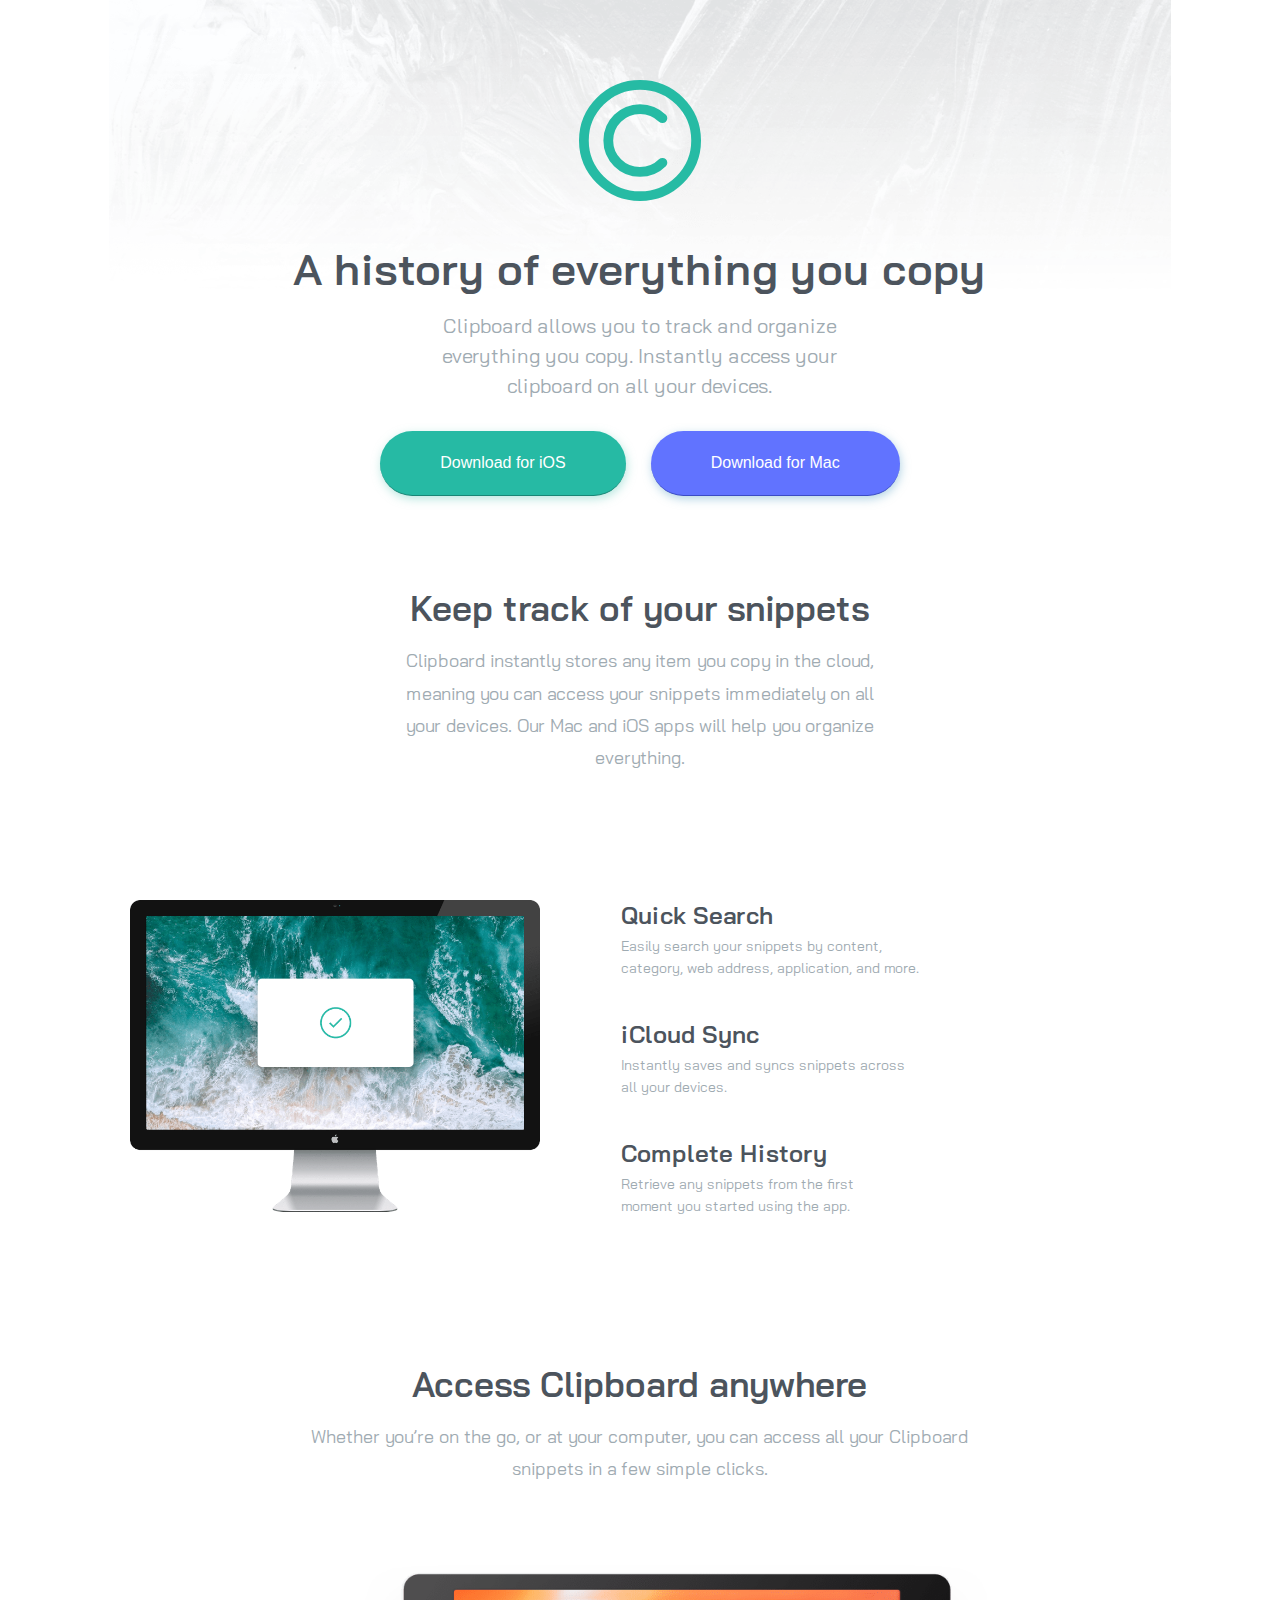
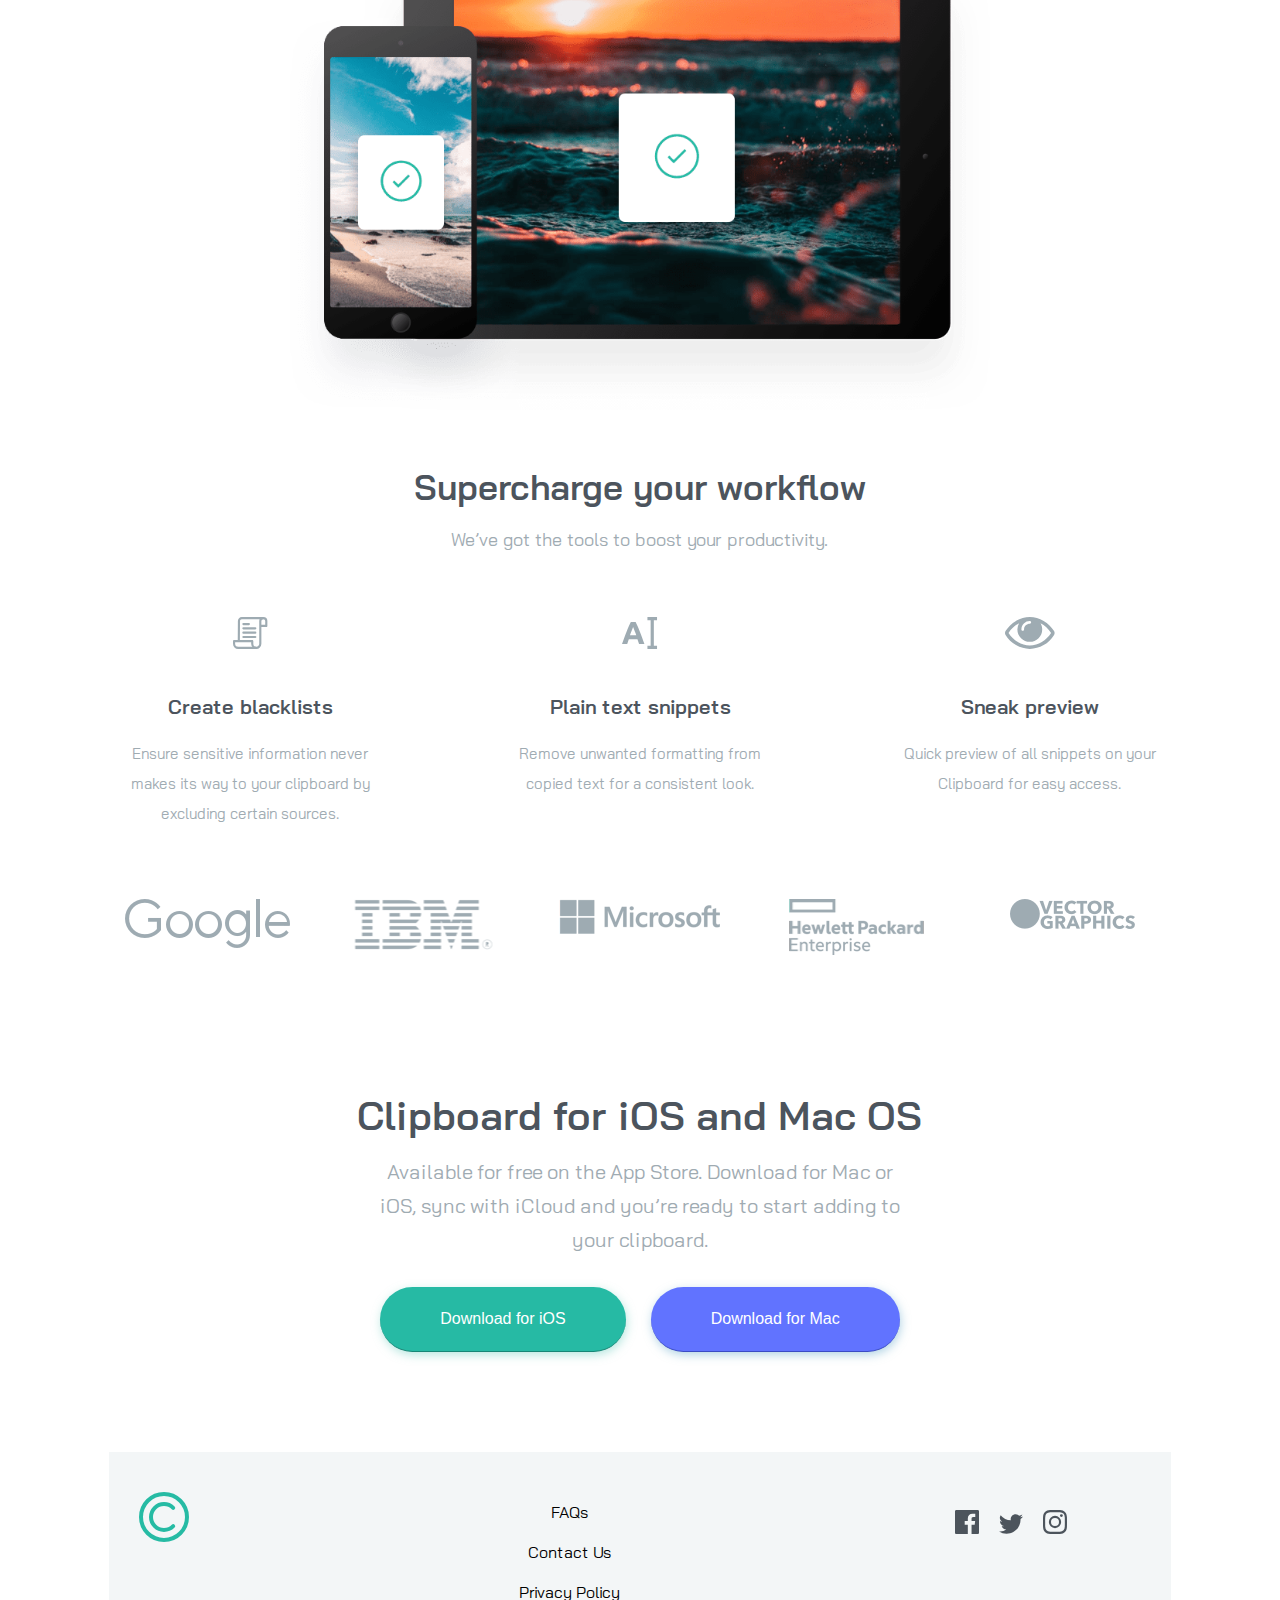
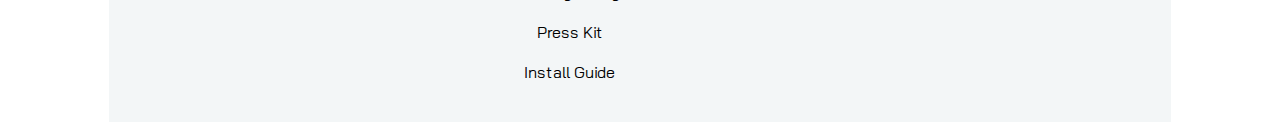
<file: clipboard-landing-page-master/index.html>
<!DOCTYPE html>
<html lang="en">

<head>
    <meta charset="UTF-8">
    <meta name="viewport" content="width=device-width, initial-scale=1.0">
    <link href="https://fonts.googleapis.com/css?family=Bai+Jamjuree:400,600&display=swap" rel="stylesheet">
    <link rel="stylesheet" type="text/css" href="style.css">
    <title>Frontend Mentor | Clipboard landing page</title>
</head>

<body class="body">
    <header class="first-header">
        <div class="title-text">
            <img class="logo" src="./images/logo.svg" alt="logo" />
            <h1>
                A history of everything you copy
            </h1>
        </div>
        <p class="first-p">Clipboard allows you to track and organize everything you copy. Instantly access your
            clipboard on all your devices.
        </p>

        <div class="buttons">
            <button class="top-green" type="button"><a class="green" href="#">Download for iOS</a></button>
            <button class="top-blue" type="button"><a class="blue" href="#">Download for Mac</a></button>
        </div>

    </header>


    <header class="second-header">
        <h1>
            Keep track of your snippets
        </h1>
        <p>
            Clipboard instantly stores any item you copy in the cloud, meaning you can access your snippets immediately
            on all your devices. Our Mac and iOS apps will help you organize everything.
        </p>
    </header>

    <div class="section-1">
        <div class="monitor">
            <img src="./images/image-computer.png" alt="computer">
        </div>
        <div class="text">
            <h1>
                Quick Search
            </h1>
            <p>
                Easily search your snippets by content,<br> category, web address, application, and more.
            </p>
            <h1>
                iCloud Sync
            </h1>
            <p>
                Instantly saves and syncs snippets across<br> all your devices.
            </p>
            <h1>
                Complete History
            </h1>
            <p>
                Retrieve any snippets from the first<br> moment you started using the app.
            </p>
        </div>
    </div>

    <div class="section2">
        <div>
            <h1>
                Access Clipboard anywhere
            </h1>
            <p>
                Whether you’re on the go, or at your computer, you can access all your Clipboard<br> snippets in a few
                simple clicks.
            </p>
        </div>

        <img src="./images/image-devices.png" <div class="text2">

        <div>
            <h1>
                Supercharge your workflow
            </h1>
            <p>
                We’ve got the tools to boost your productivity.
            </p>
        </div>
    </div>

    <div class="workflow">
        <div class="blacklists">
            <img class="workflow-logo" src="./images/icon-blacklist.svg" height="32px" />
            <div class="blacklist-title">Create blacklists</div>
            <div class="blacklist-about">Ensure sensitive information never makes its way to your clipboard by excluding
                certain sources.</div>
        </div>
        <div class="snippets">
            <img class="workflow-logo" src="./images/icon-text.svg" />
            <div class="snippets-title">Plain text snippets</div>
            <div class="snippets-about">Remove unwanted formatting from copied text for a consistent look.</div>
        </div>
        <div class="preview">
            <img class="workflow-logo" src="./images/icon-preview.svg" />
            <div class="preview-title">Sneak preview</div>
            <div class="preview-about">Quick preview of all snippets on your Clipboard for easy access.</div>
        </div>
    </div>

    <div class="bottom-logo">
        <div><img src="./images/logo-google.png" alt=""></div>
        <div><img src="./images/logo-ibm.png" alt=""></div>
        <div><img src="./images/logo-microsoft.png" alt=""></div>
        <div><img src="./images/logo-hp.png" alt=""></div>
        <div><img src="./images/logo-vector-graphics.png" alt=""></div>
    </div>

    <div class="bottom-section">
        <h1>Clipboard for iOS and Mac OS</h1>
        <p>Available for free on the App Store. Download for Mac or iOS, sync with iCloud and you’re ready to start
            adding to your clipboard.</p>
    </div>

    <div class="buttons-bottom">
        <button class="top-green" type="button"><a class="green" href="#">Download for iOS</a></button>
        <button class="top-blue" type="button"><a class="blue" href="#">Download for Mac</a></button>
    </div>




    <footer>
        <img class="logo-bottom" src="./images/logo.svg" alt="logo" />
        <div class="menu-footer">
            <div>FAQs</div>
            <div>Contact Us</div>
            <div>Privacy Policy</div>
            <div>Press Kit</div>
            <div>Install Guide</div>
        </div>

        <ul>
            <li><img src="./images/icon-facebook.svg" </li>
            <li><img src="./images/icon-twitter.svg" </li>
            <li><img src="./images/icon-instagram.svg" </li>
        </ul>

    </footer>

</html>
</file>
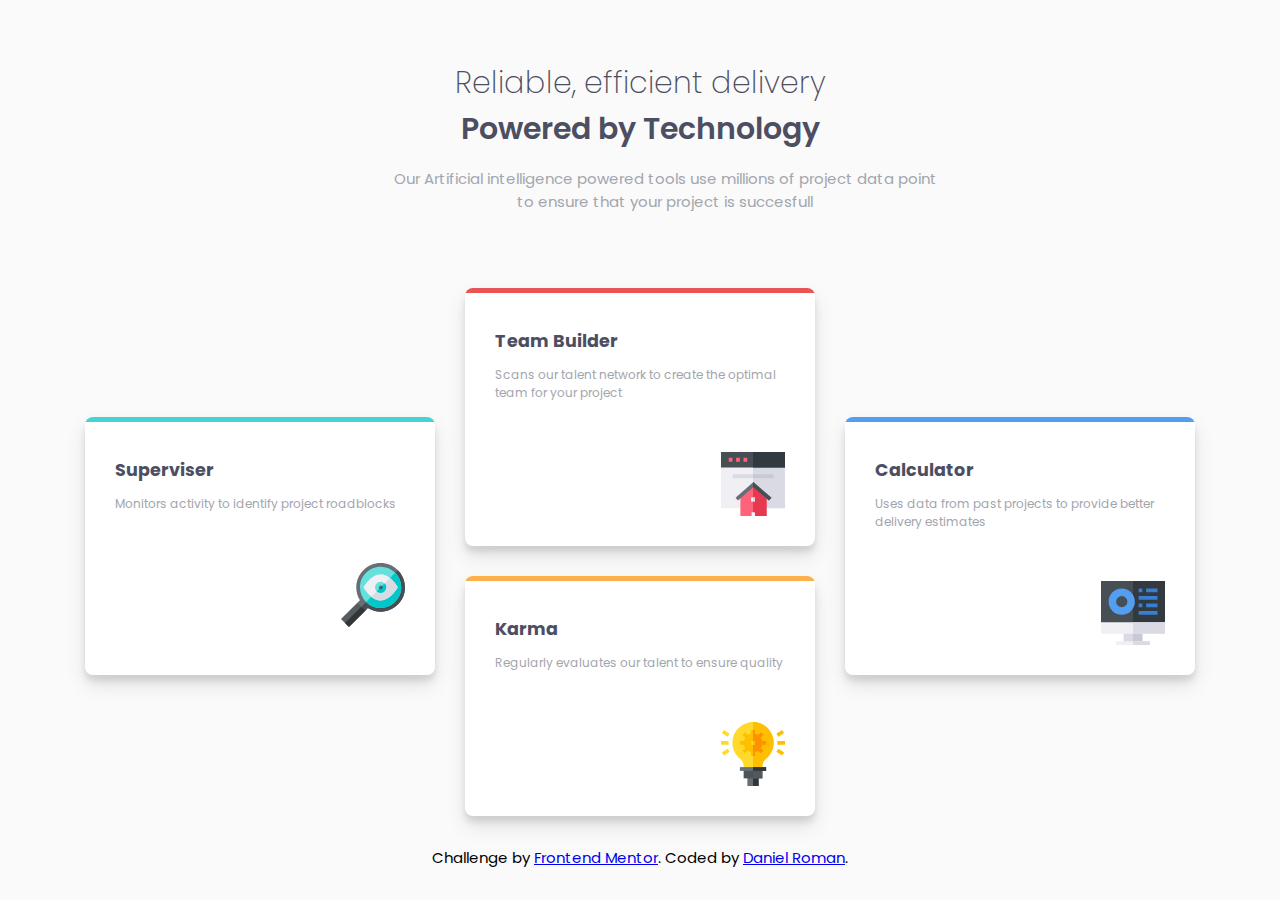
<file: four-card-feature-section-master/index.html>
<!DOCTYPE html>
<html lang="en">

<head>
    <meta charset="UTF-8">
    <meta name="viewport" content="width=device-width, initial-scale=1.0">
    <link rel="icon" type="image/png" sizes="32x32" href="./images/favicon-32x32.png">
    <link href="https://fonts.googleapis.com/css?family=Poppins:200,400,600&display=swap" rel="stylesheet">
    <link rel="stylesheet" type="text/css" href="style.css">

    <title>Four Cards</title>

</head>

<body class="body">

    <header>
        <h1>
            Reliable, efficient delivery
            <span>Powered by Technology</span>
        </h1>
        <p>
            Our Artificial intelligence powered tools use millions of project data point to ensure that your project is succesfull
        </p>
    </header>

    <div class="container">
        <div class="box box-cyan box-push">
            <h3>Superviser</h3>
            <p>Monitors activity to identify project roadblocks</p>
            <img src="./images/icon-supervisor.svg" alt="">
        </div>
        <div class="box box-red">
            <h3>Team Builder</h3>
            <p>Scans our talent network to create the optimal team for your project </p>
            <img src="./images/icon-team-builder.svg" alt="">
        </div>
        <div class="box box-blue box-push">
            <h3>Calculator</h3>
            <p>Uses data from past projects to provide better delivery estimates</p>
            <img src="./images/icon-calculator.svg" alt="">
        </div>
        <div class="box box-orange">
            <h3>Karma</h3>
            <p>Regularly evaluates our talent to ensure quality </p>
            <img src="./images/icon-karma.svg" alt="">
        </div>
    </div>






    <footer>
        <p class="attribution ">
            Challenge by <a href="https://www.frontendmentor.io?ref=challenge " target="_blank ">Frontend
                Mentor</a>. Coded by
            <a href="# ">Daniel Roman</a>.
        </p>
    </footer>
</body>

</html>
</file>
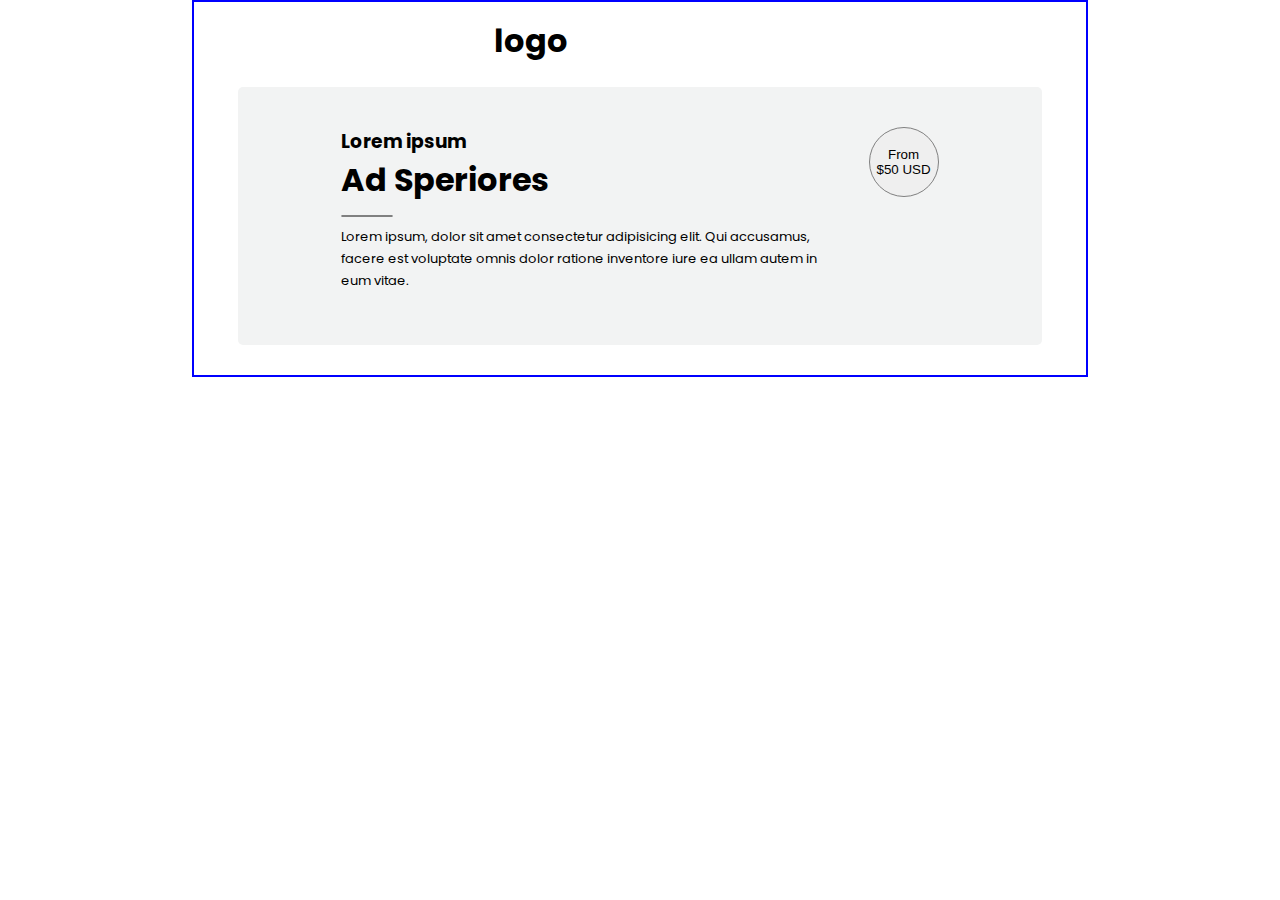
<file: Landing Page CTA/index.html>
<!DOCTYPE html>
<html lang="en">

<head>
    <meta charset="UTF-8">
    <meta name="viewport" content="width=device-width, initial-scale=1.0">
    <link rel="stylesheet" href="style.css">
    <link href="https://fonts.googleapis.com/css?family=Poppins&display=swap" rel="stylesheet">
    <title>CTA-landing Page</title>
</head>

<body>
    <div class="logo">
        <h1>logo</h1>
    </div>
    <div class="header-left">
        <div class="title">
            <h3>Lorem ipsum</h3>
            <h1>Ad Speriores</h1>
            <hr>
            <p>Lorem ipsum, dolor sit amet consectetur adipisicing elit. Qui accusamus, facere est voluptate omnis dolor ratione inventore iure ea ullam autem in eum vitae. </p>
        </div>
        <div class="btn">
            <button class="price">From $50 USD</button>
        </div>
    </div>
</body>

</html>
</file>
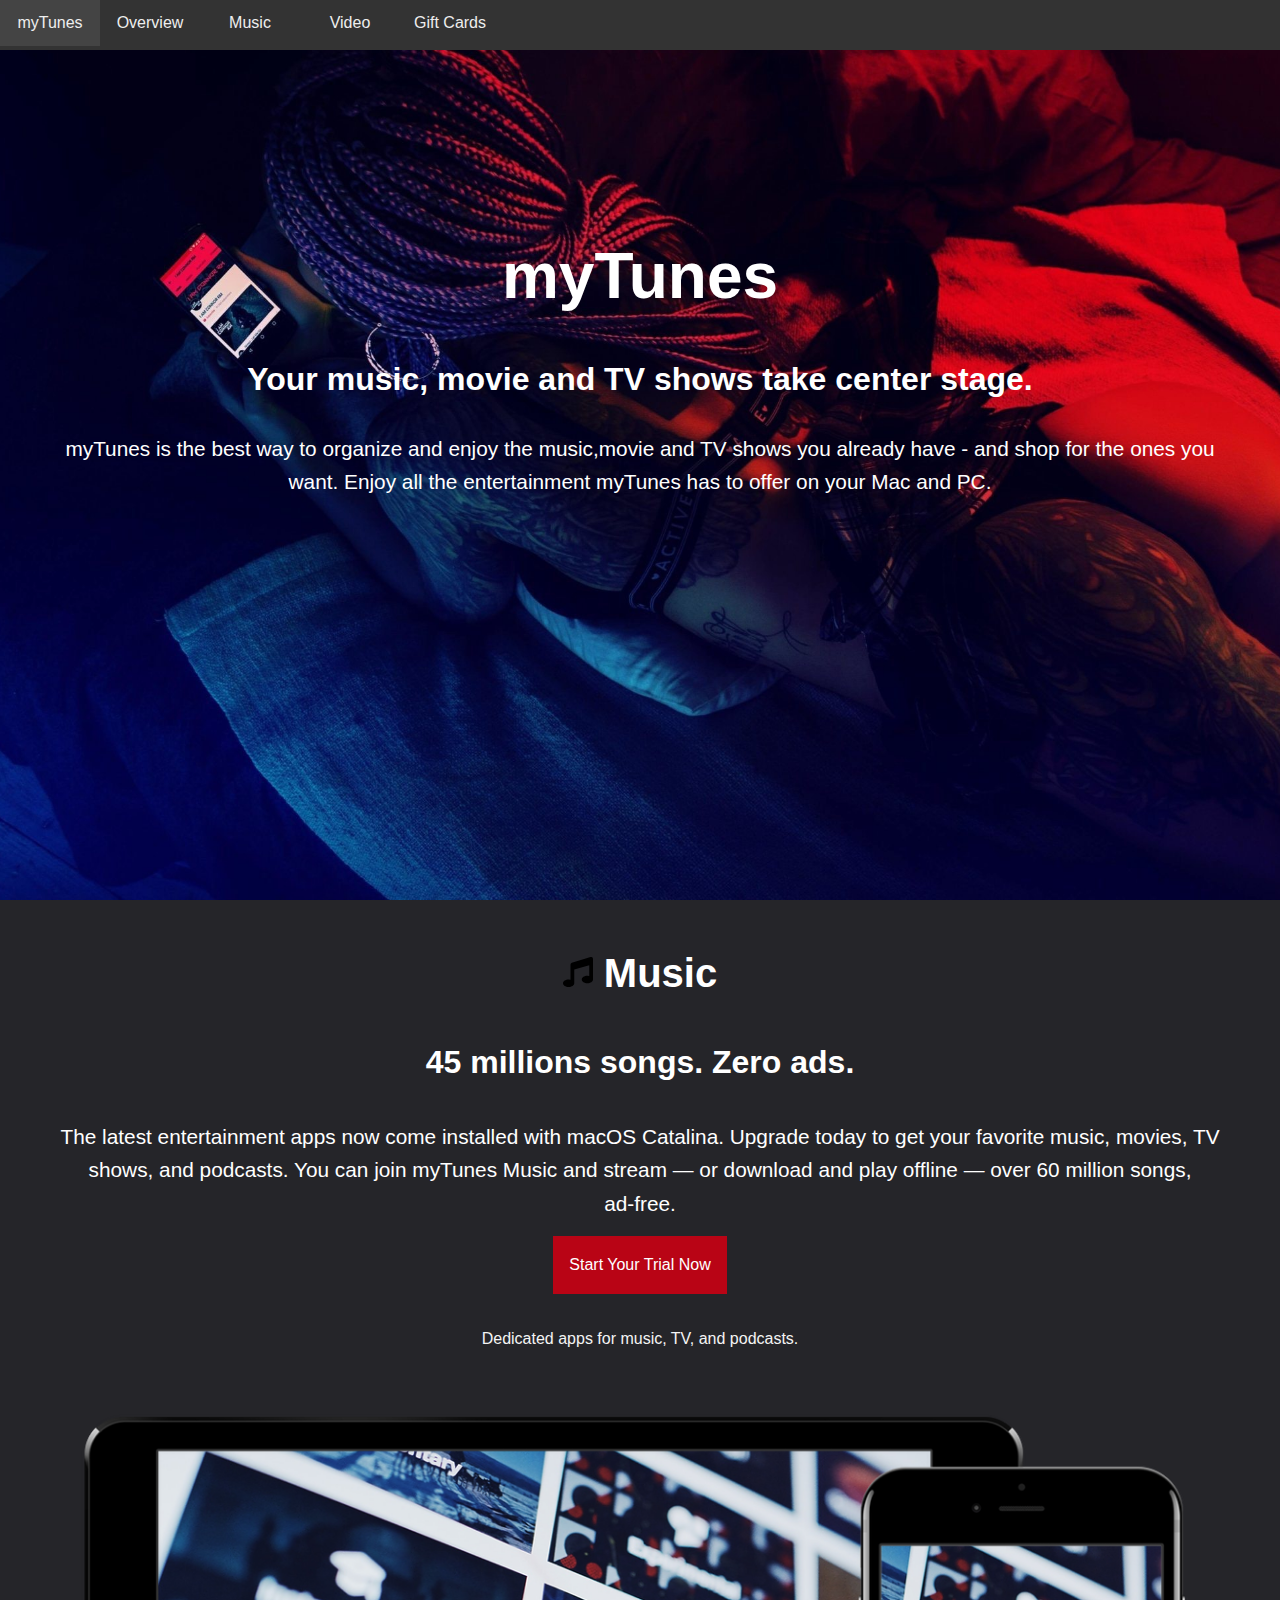
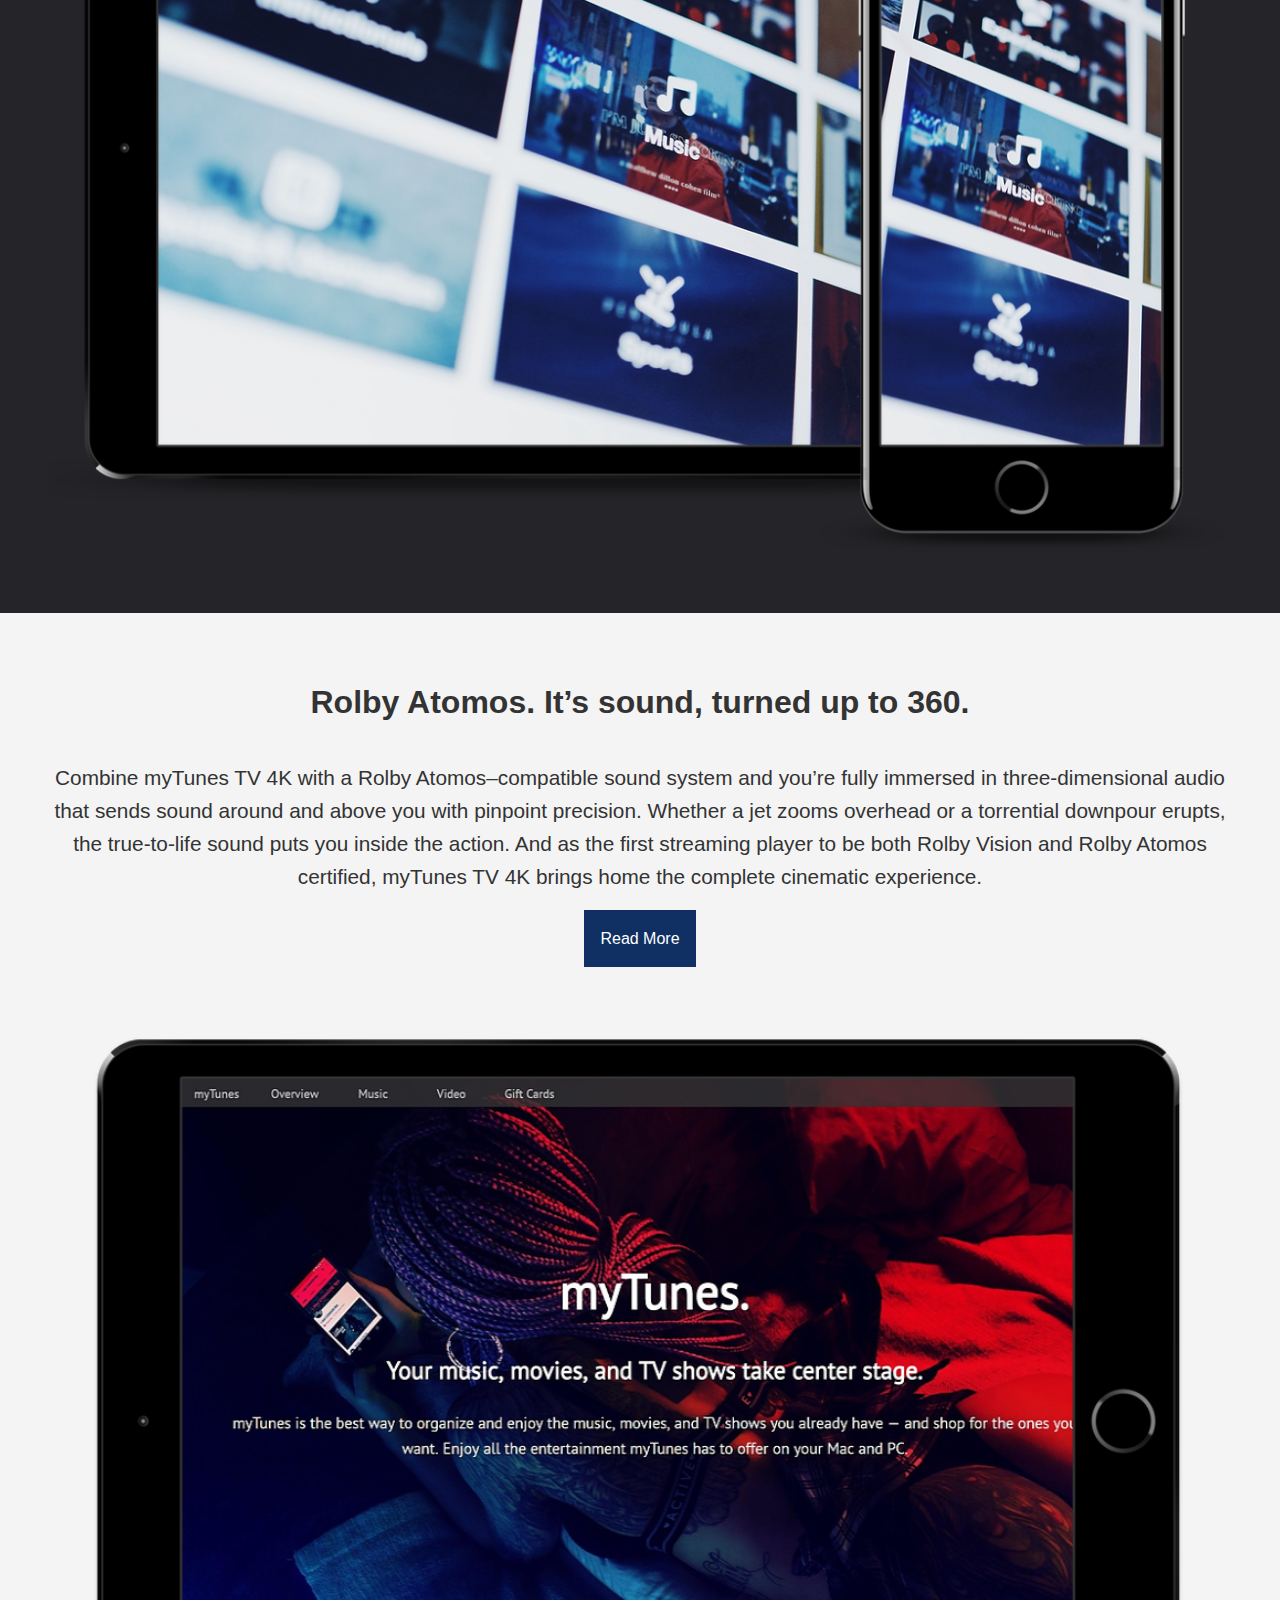
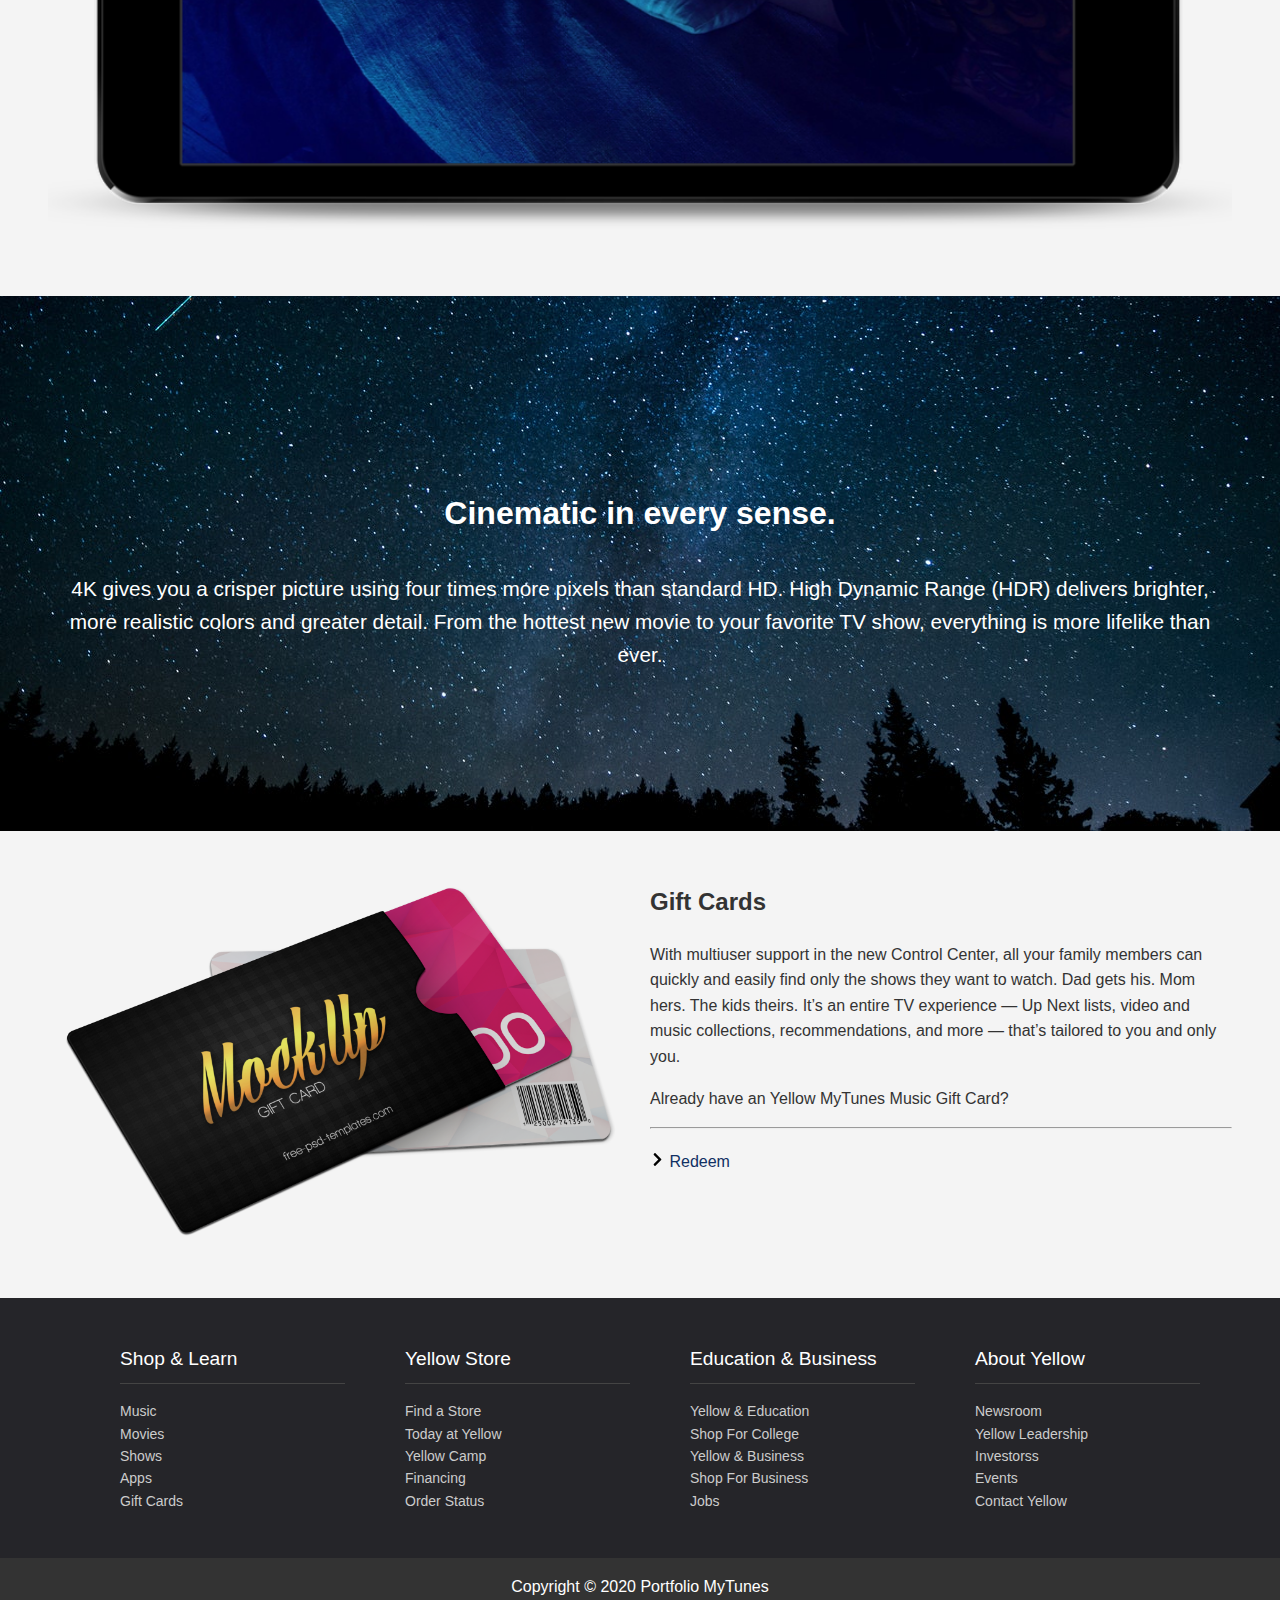
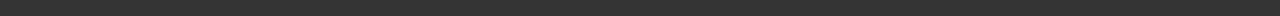
<file: LandingPage-music/index.html>
<!DOCTYPE html>
<html lang="en">

<head>
    <meta charset="UTF-8">
    <meta name="viewport" content="width=device-width, initial-scale=1.0">
    <meta http-equiv="X-UA-Compatible" content="ie=edge">
    <link rel="stylesheet" href="css/style.css">
    <title>myTunes</title>
</head>

<body>
    <!-- Showcase & Nav -->
    <div id="showcase">
        <header>
            <nav class='cf'>
                <ul class='cf'>
                    <li class="hide-on-small">
                        <a href="showcase">myTunes</a>
                    </li>
                    <li>
                        <a href="#showcase">Overview</a>
                    </li>
                    <li>
                        <a href="'music'">Music</a>
                    </li>
                    <li>
                        <a href="#video">Video</a>
                    </li>
                    <li>
                        <a href="#gift-cards">Gift Cards</a>
                    </li>
                </ul>
                <a href='#' id='openup'>MyTunes</a>
            </nav>
        </header>
        <div class="section-main container">
            <h1>myTunes</h1>
            <h2>Your music, movie and TV shows take center stage.</h2>
            <p class="lead hide-on-small">
                myTunes is the best way to organize and enjoy the music,movie and TV shows you already have - and shop
                for the ones you want. Enjoy all the entertainment myTunes has to offer on your Mac and PC.
            </p>
        </div>
    </div>

    <!-- Music Section -->

    <section id="music" class="section">
        <div class="container">
            <h2 class="section-head">
                <img class="icon" src="./icons/music-solid.svg" alt=""> Music
            </h2>
            <h3>45 millions songs. Zero ads.</h3>
            <p class="lead">The latest entertainment apps now come installed with macOS Catalina. Upgrade today to get
                your favorite music, movies, TV shows, and podcasts. You can join myTunes Music and stream — or download
                and play offline — over 60 million songs, ad‑free.</p>
            <a href="#" class="btn btn-primary mb mt">Start Your Trial Now</a>
            <p class="text-light">
                Dedicated apps for music, TV, and podcasts.
            </p>
            <img src="img/mockup1.png" alt="phone image">
        </div>
    </section>
    <!-- Video Section -->
    <section id="video" class="section bg-light">
        <div class="container">
            <h3>Rolby Atomos. It’s sound, turned up to 360.</h3>
            <p class="lead">Combine myTunes TV 4K with a Rolby Atomos–compatible sound system and you’re fully immersed
                in three-dimensional audio that sends sound around and above you with pinpoint precision. Whether a jet
                zooms overhead or a torrential downpour erupts,
                the true-to-life sound puts you inside the action. And as the first streaming player to be both Rolby
                Vision and Rolby Atomos certified, myTunes TV 4K brings home the complete cinematic experience.</p>
            <a href="#" class="btn btn-secondary mb mt">Read More</a>
            <img src="./img/mockup2.png" alt="phone">
        </div>
    </section>

    <!-- Entertainment Section -->
    <section id="entertainment" class="section">
        <div class="container">
            <h3>
                Cinematic in every sense.
            </h3>
            <p class="lead">
                4K gives you a crisper picture using four times more pixels than standard HD. High Dynamic Range (HDR)
                delivers brighter, more realistic colors and greater detail. From the hottest new movie to your favorite
                TV show, everything is more lifelike than ever.
            </p>
        </div>
    </section>

    <!-- Gift Card Section -->

    <section id="gift-cards" class="section bg-light">
        <div class="container">
            <div class="gift-cards">
                <div>
                    <img src="./img/cards.png" alt="gift cards">
                </div>
                <div>
                    <h2>Gift Cards</h2>
                    <p>With multiuser support in the new Control Center, all your family members can quickly and easily
                        find only the shows they want to watch. Dad gets his. Mom hers. The kids theirs. It’s an entire
                        TV experience — Up Next lists, video and
                        music collections, recommendations, and more — that’s tailored to you and only you.</p>
                    <p>Already have an Yellow MyTunes Music Gift Card?</p>
                    <hr>
                    <a href="#" class="text-secondary"><img class="icon-arrow" src="./icons/chevron-right-solid.svg"
                            alt=""> Redeem
                    </a>
                </div>
            </div>
        </div>
    </section>

    <!-- Footer -->

    <footer>
        <div class="container">
            <div class="footer-cols">
                <ul>
                    <li>Shop & Learn</li>
                    <li>
                        <a href="#">Music</a>
                    </li>
                    <li>
                        <a href="#">Movies</a>
                    </li>
                    <li>
                        <a href="#">Shows</a>
                    </li>
                    <li>
                        <a href="#">Apps</a>
                    </li>
                    <li>
                        <a href="#">Gift Cards</a>
                    </li>
                </ul>

                <ul>
                    <li>Yellow Store</li>
                    <li>
                        <a href="#">Find a Store</a>
                    </li>
                    <li>
                        <a href="#">Today at Yellow</a>
                    </li>
                    <li>
                        <a href="#">Yellow Camp</a>
                    </li>
                    <li>
                        <a href="#">Financing</a>
                    </li>
                    <li>
                        <a href="#">Order Status</a>
                    </li>
                </ul>

                <ul>
                    <li>Education & Business</li>
                    <li>
                        <a href="#">Yellow & Education</a>
                    </li>
                    <li>
                        <a href="#">Shop For College</a>
                    </li>
                    <li>
                        <a href="#">Yellow & Business</a>
                    </li>
                    <li>
                        <a href="#">Shop For Business</a>
                    </li>
                    <li>
                        <a href="#">Jobs</a>
                    </li>
                </ul>

                <ul>
                    <li>About Yellow</li>
                    <li>
                        <a href="#">Newsroom</a>
                    </li>
                    <li>
                        <a href="#">Yellow Leadership</a>
                    </li>
                    <li>
                        <a href="#">Investorss</a>
                    </li>
                    <li>
                        <a href="#">Events</a>
                    </li>
                    <li>
                        <a href="#">Contact Yellow</a>
                    </li>
                </ul>

            </div>
        </div>

        <div class="footer-bottom text-center">
            Copyright &copy; 2020 Portfolio MyTunes
        </div>
    </footer>


    <script src="http://code.jquery.com/jquery-3.5.1.min.js"
        integrity="sha256-9/aliU8dGd2tb6OSsuzixeV4y/faTqgFtohetphbbj0=" crossorigin="anonymous"></script>
    <script src="js/main.js"></script>
</body>

</html>
</file>
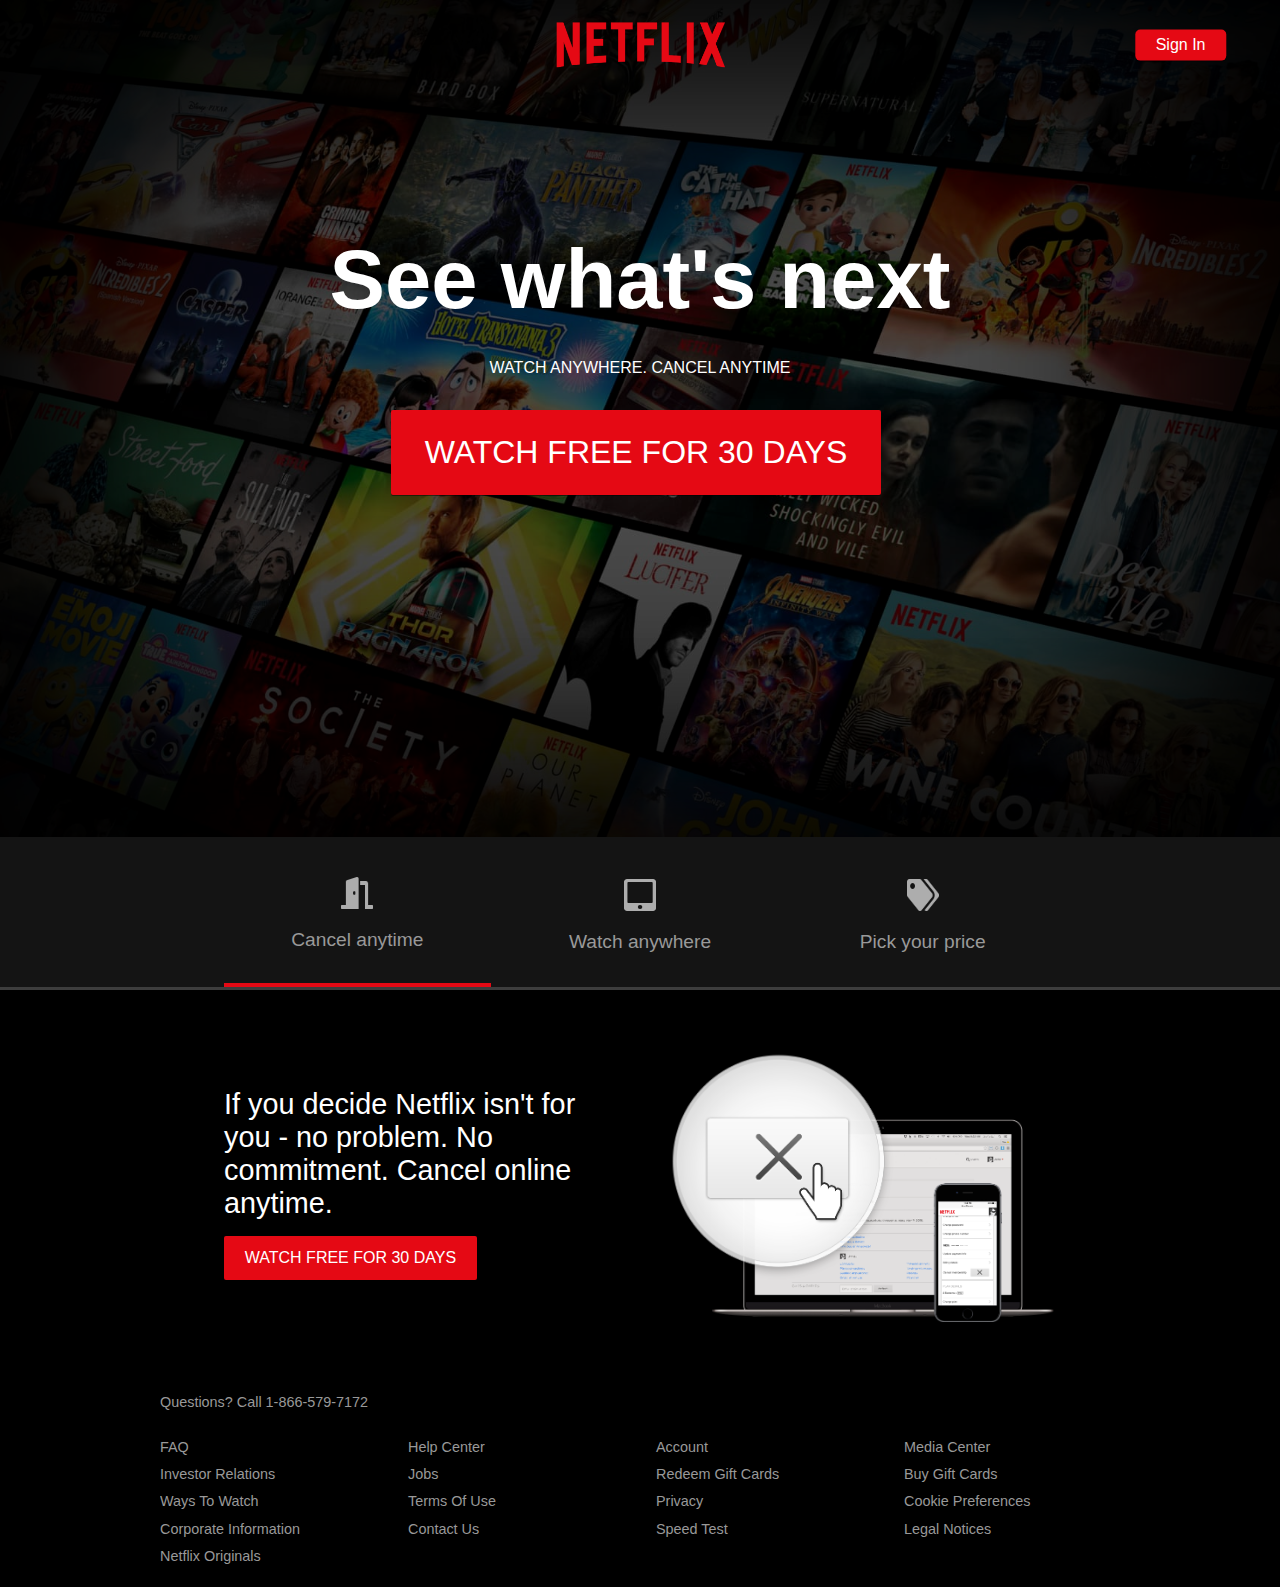
<file: Netflix-landindg-page/index.html>
<!DOCTYPE html>
<html lang="en">

<head>
    <meta charset="UTF-8">
    <meta name="viewport" content="width=device-width, initial-scale=1.0">
    <meta http-equiv="X-UA-Compatible" content="ie=edge">
    <link rel="stylesheet" href="css/style.css">
    <title>Netflix - Watch TV Shows Online, Watch Movies Online</title>
</head>

<body>
    <header class="showcase">
        <div class="showcase-top">
            <img src="img/logo.png" alt="Netflix">
            <a href="#" class="btn btn-rounded">Sign In</a>
        </div>
        <div class="showcase-content">
            <h1>See what's next</h1>
            <p>Watch anywhere. Cancel anytime</p>
            <a href="#" class="btn btn-xl">Watch Free For 30 Days</a>
        </div>
    </header>

    <section class="tabs">
        <div class="container">
            <div id="tab-1" class="tab-item tab-border">
                <img class="img" src="./icon/door-open-solid.png" alt="door open">
                <p class="hide-sm">Cancel anytime</p>
            </div>
            <div id="tab-2" class="tab-item">
                <img class="img" src="./icon/tablet-alt-solid.png" alt="tablet">
                <p class="hide-sm">Watch anywhere</p>
            </div>
            <div id="tab-3" class="tab-item">
                <img class="img" src="./icon/tags-solid.png" alt="tags">
                <p class="hide-sm">Pick your price</p>
            </div>
        </div>
    </section>

    <section class="tab-content">
        <div class="container">
            <!-- Tab Content 1 -->
            <div id="tab-1-content" class="tab-content-item show">
                <div class="tab-1-content-inner">
                    <div>
                        <p class="text-lg">
                            If you decide Netflix isn't for you - no problem. No commitment. Cancel online anytime.
                        </p>
                        <a href="#" class="btn btn-lg">Watch Free For 30 Days</a>
                    </div>
                    <img src="./img/tab-content-1.png" alt="">
                </div>
            </div>

            <!-- Tab 2 Content -->

            <div id="tab-2-content" class="tab-content-item">
                <div class="tab-2-content-top">
                    <p class="text-lg">
                        Watch TV shows anytime, anywhere - personalized for you.
                    </p>
                    <a href="#" class="btn btn-lg">Watch Free For 30 Days</a>
                </div>
                <div class="tab-2-content-bottom">
                    <div>
                        <img src="./img/tab-content-2-1.png" alt="">
                        <p class="text-md">Watch on your TV.</p>
                        <p class="text-dark">Smart TVs, PlayStation, Xbox, Chromecast, Apple Tv, Blu-ray players and more.</p>
                    </div>

                    <div>
                        <img src="./img/tab-content-2-2.png" alt="">
                        <p class="text-md">Watch instantly or download for later.</p>
                        <p class="text-dark">Available on phone and tablet, wherever you go.</p>
                    </div>

                    <div>
                        <img src="./img/tab-content-2-3.png" alt="">
                        <p class="text-md">Use any computer.</p>
                        <p class="text-dark">Watch right on Netflix.com</p>
                    </div>
                </div>
            </div>

            <!-- Tab 3 Content -->

            <div id="tab-3-content" class="tab-content-item">
                <div class="text-center">
                    <p class="text-lg">
                        Choose one plan and watch everything on Netflix
                    </p>
                    <a href="#" class="btn btn-lg">Watch Free For 30 Days</a>
                </div>

                <table class="table">
                    <thead>
                        <tr>
                            <th></th>
                            <th>Basic</th>
                            <th>Standard</th>
                            <th>Premium</th>
                        </tr>
                    </thead>
                    <tbody>
                        <tr>
                            <td>Monthly price after free month ends on 6/20/20</td>
                            <td>$8.99</td>
                            <td>$12.99</td>
                            <td>$15.99</td>
                        </tr>
                        <tr>
                            <td>HD Available</td>
                            <td><img src="./icon/uncheck.png" alt=""></td>
                            <td><img src="./icon/check.png" alt=""></td>
                            <td><img src="./icon/check.png" alt=""></td>
                        </tr>
                        <tr>
                            <td>Ultra HD Available</td>
                            <td><img src="./icon/uncheck.png" alt=""></td>
                            <td><img src="./icon/uncheck.png" alt=""></td>
                            <td><img src="./icon/check.png" alt=""></td>
                        </tr>
                        <tr>
                            <td>Screen you can watch in the same time</td>
                            <td>1</td>
                            <td>2</td>
                            <td>4</td>
                        </tr>
                        <tr>
                            <td>Watch on your laptop, TV, phone and tablet</td>
                            <td><img src="./icon/check.png" alt=""></td>
                            <td><img src="./icon/check.png" alt=""></td>
                            <td><img src="./icon/check.png" alt=""></td>
                        </tr>
                        <tr>
                            <td>Unlimited movies and TV shows</td>
                            <td><img src="./icon/check.png" alt=""></td>
                            <td><img src="./icon/check.png" alt=""></td>
                            <td><img src="./icon/check.png" alt=""></td>
                        </tr>
                        <tr>
                            <td>Cancel anytime</td>
                            <td><img src="./icon/check.png" alt=""></td>
                            <td><img src="./icon/check.png" alt=""></td>
                            <td><img src="./icon/check.png" alt=""></td>
                        </tr>
                        <tr>
                            <td>First month free</td>
                            <td><img src="./icon/check.png" alt=""></td>
                            <td><img src="./icon/check.png" alt=""></td>
                            <td><img src="./icon/check.png" alt=""></td>
                        </tr>
                    </tbody>
                </table>
            </div>
        </div>
    </section>

    <footer class="footer">
        <p>Questions? Call 1-866-579-7172</p>
        <div class="footer-cols">
            <ul>
                <li><a href="#">FAQ</a></li>
                <li><a href="#">Investor Relations</a></li>
                <li><a href="#">Ways To Watch</a></li>
                <li><a href="#">Corporate Information</a></li>
                <li><a href="#">Netflix Originals</a></li>
            </ul>
            <ul>
                <li><a href="#">Help Center</a></li>
                <li><a href="#">Jobs</a></li>
                <li><a href="#">Terms Of Use</a></li>
                <li><a href="#">Contact Us</a></li>
            </ul>
            <ul>
                <li><a href="#">Account</a></li>
                <li><a href="#">Redeem Gift Cards</a></li>
                <li><a href="#">Privacy</a></li>
                <li><a href="#">Speed Test</a></li>
            </ul>
            <ul>
                <li><a href="#">Media Center</a></li>
                <li><a href="#">Buy Gift Cards</a></li>
                <li><a href="#">Cookie Preferences</a></li>
                <li><a href="#">Legal Notices</a></li>
            </ul>
        </div>
    </footer>

    <script src="js/main.js"></script>
</body>

</html>
</file>
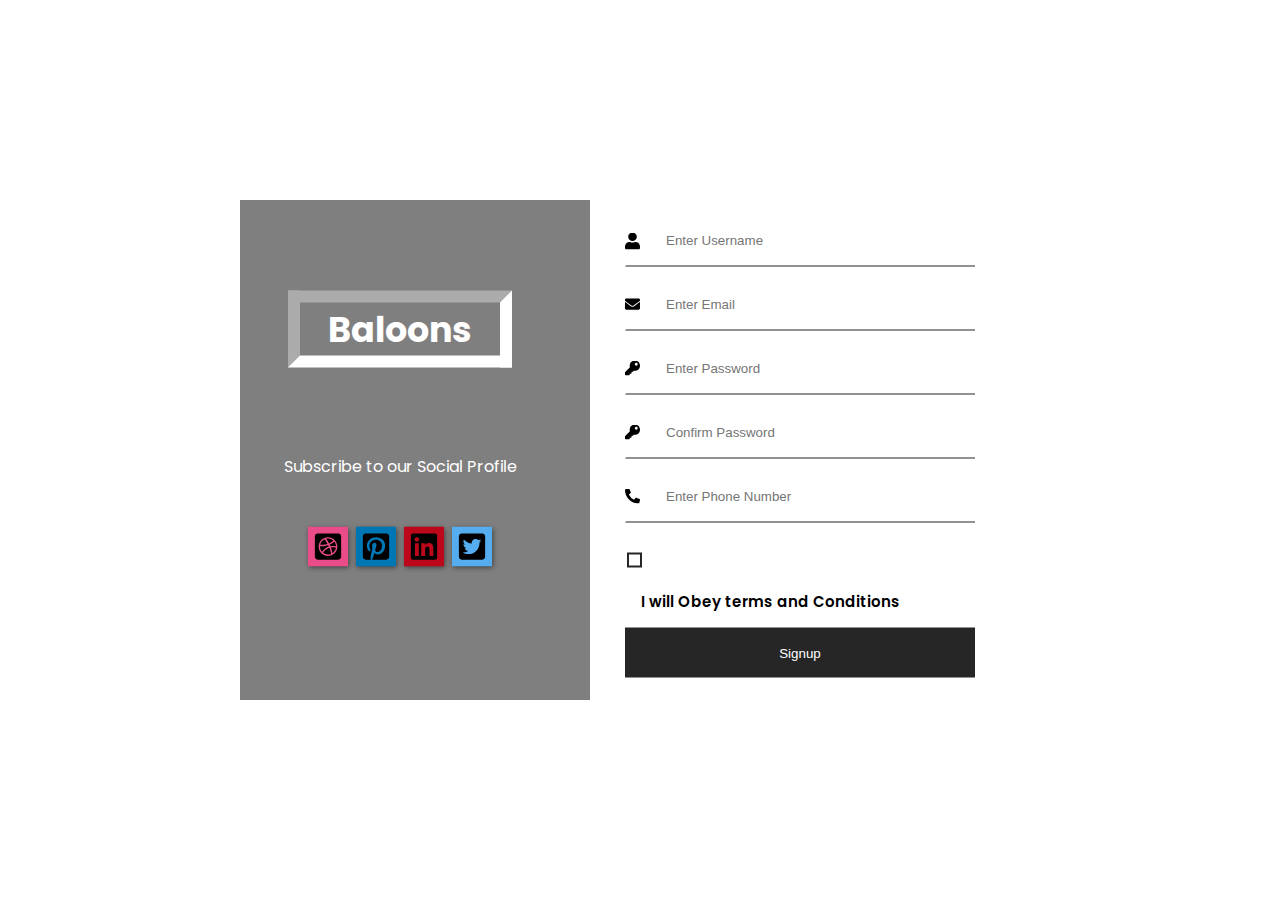
<file: sign-up-form/index.html>
<!DOCTYPE html>
<html lang="en">

<head>
    <meta charset="UTF-8">
    <meta name="viewport" content="width=device-width, initial-scale=1.0">
    <link href="https://fonts.googleapis.com/css?family=Poppins&display=swap" rel="stylesheet">
    <link rel="stylesheet" type="text/css" href="style.css">
    <title>Document</title>
</head>

<body class="body">
    <div class="left-side">
        <div class="header-area">
            <h2>Baloons</h2>
            <p>Subscribe to our Social Profile</p>
        </div>
        <div class="social-area">
            <img src="./icons/dribbble-square-brands.svg" alt="dribbble-logo">
            <img src="./icons/pinterest-square-brands.svg" alt="pintrest-logo">
            <img src="./icons/linkedin-brands.svg" alt="linkedin-logo">
            <img src="./icons/twitter-square-brands.svg" alt="twitter-logo">
        </div>
        <div class="form-area">
            <img src="./icons/user-solid.svg" alt="username">
            <input type="text" placeholder="Enter Username" required>
            <img src="./icons/envelope-solid.svg" alt="email">
            <input type="email" placeholder="Enter Email" required>
            <img src="./icons/key-solid.svg" alt="key">
            <input type="password" placeholder="Enter Password" required>
            <img src="./icons/key-solid.svg" alt="key">
            <input type="password" placeholder="Confirm Password" required>
            <img src="./icons/phone-alt-solid.svg" alt="phone">
            <input type="text" placeholder="Enter Phone Number" required>
            <input type="checkbox">
            <p class="terms">I will Obey terms and Conditions</p>
            <input type="submit" value="Signup">
        </div>

    </div>
</body>

</html>
</file>
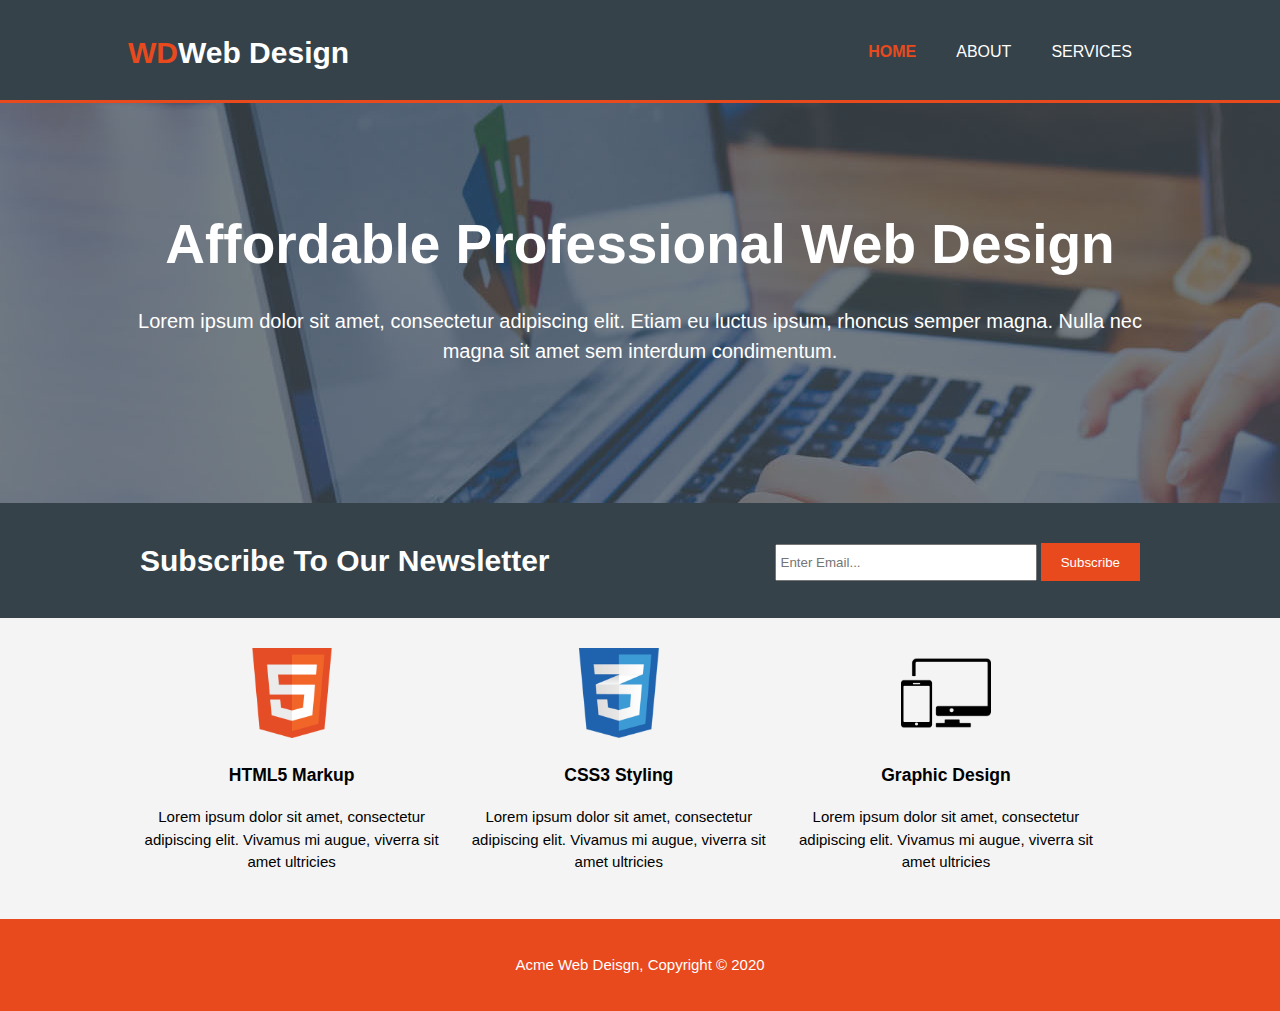
<file: Web design services/index.html>
<!DOCTYPE html>
<html lang="en">

<head>
    <meta charset="UTF-8">
    <meta name="viewport" content="width=device-width, initial-scale=1.0">
    <title>Web Design Services | Welcome</title>
    <link rel="stylesheet" href="css/style.css">
</head>

<body class="body">
    <header>
        <div class="container">
            <div id="branding">
                <h1><span class="highlight">WD</span>Web Design</h1>
            </div>
            <nav>
                <ul>
                    <li class="current"><a href="index.html">Home</a></li>
                    <li><a href="about.html">About</a></li>
                    <li><a href="services.html">Services</a></li>
                </ul>
            </nav>
        </div>
    </header>

    <section id="showcase">
        <div class="container">
            <h1>Affordable Professional Web Design</h1>
            <p>Lorem ipsum dolor sit amet, consectetur adipiscing elit. Etiam eu luctus ipsum, rhoncus semper magna. Nulla nec magna sit amet sem interdum condimentum.</p>
        </div>
    </section>

    <section id="newsletter">
        <div class="container">
            <h1>Subscribe To Our Newsletter</h1>
            <form>
                <input type="email" placeholder="Enter Email...">
                <button type="submit" class="button_1">Subscribe</button>
            </form>
        </div>
    </section>

    <section id="boxes">
        <div class="container">
            <div class="box">
                <img src="./img/html_logo.png">
                <h3>HTML5 Markup</h3>
                <p>Lorem ipsum dolor sit amet, consectetur adipiscing elit. Vivamus mi augue, viverra sit amet ultricies
                </p>
            </div>
            <div class="box">
                <img src="./img/css_logo.png">
                <h3>CSS3 Styling</h3>
                <p>Lorem ipsum dolor sit amet, consectetur adipiscing elit. Vivamus mi augue, viverra sit amet ultricies
                </p>
            </div>
            <div class="box">
                <img src="./img/web_logo.png">
                <h3>Graphic Design</h3>
                <p>Lorem ipsum dolor sit amet, consectetur adipiscing elit. Vivamus mi augue, viverra sit amet ultricies
                </p>
            </div>
        </div>
    </section>

    <footer>
        <p>Acme Web Deisgn, Copyright &copy; 2020</p>
    </footer>
</body>

</html>
</file>
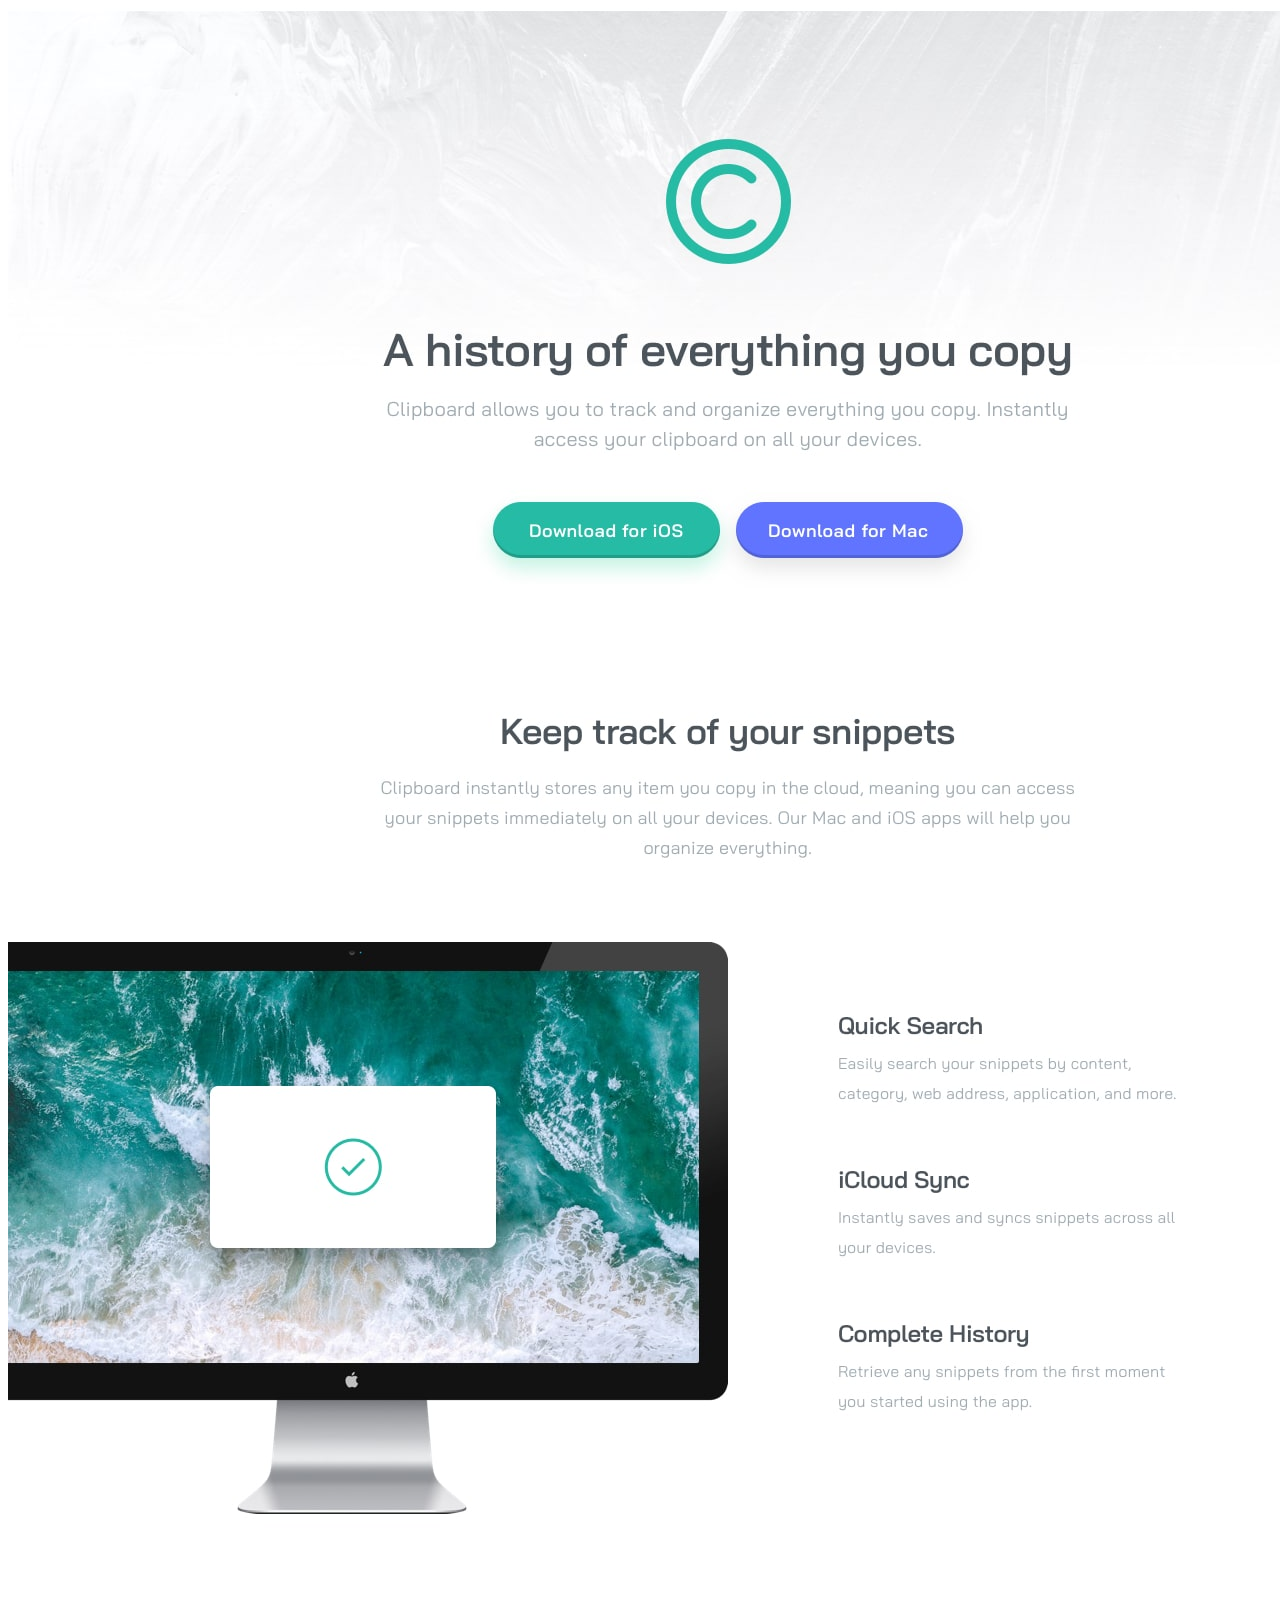
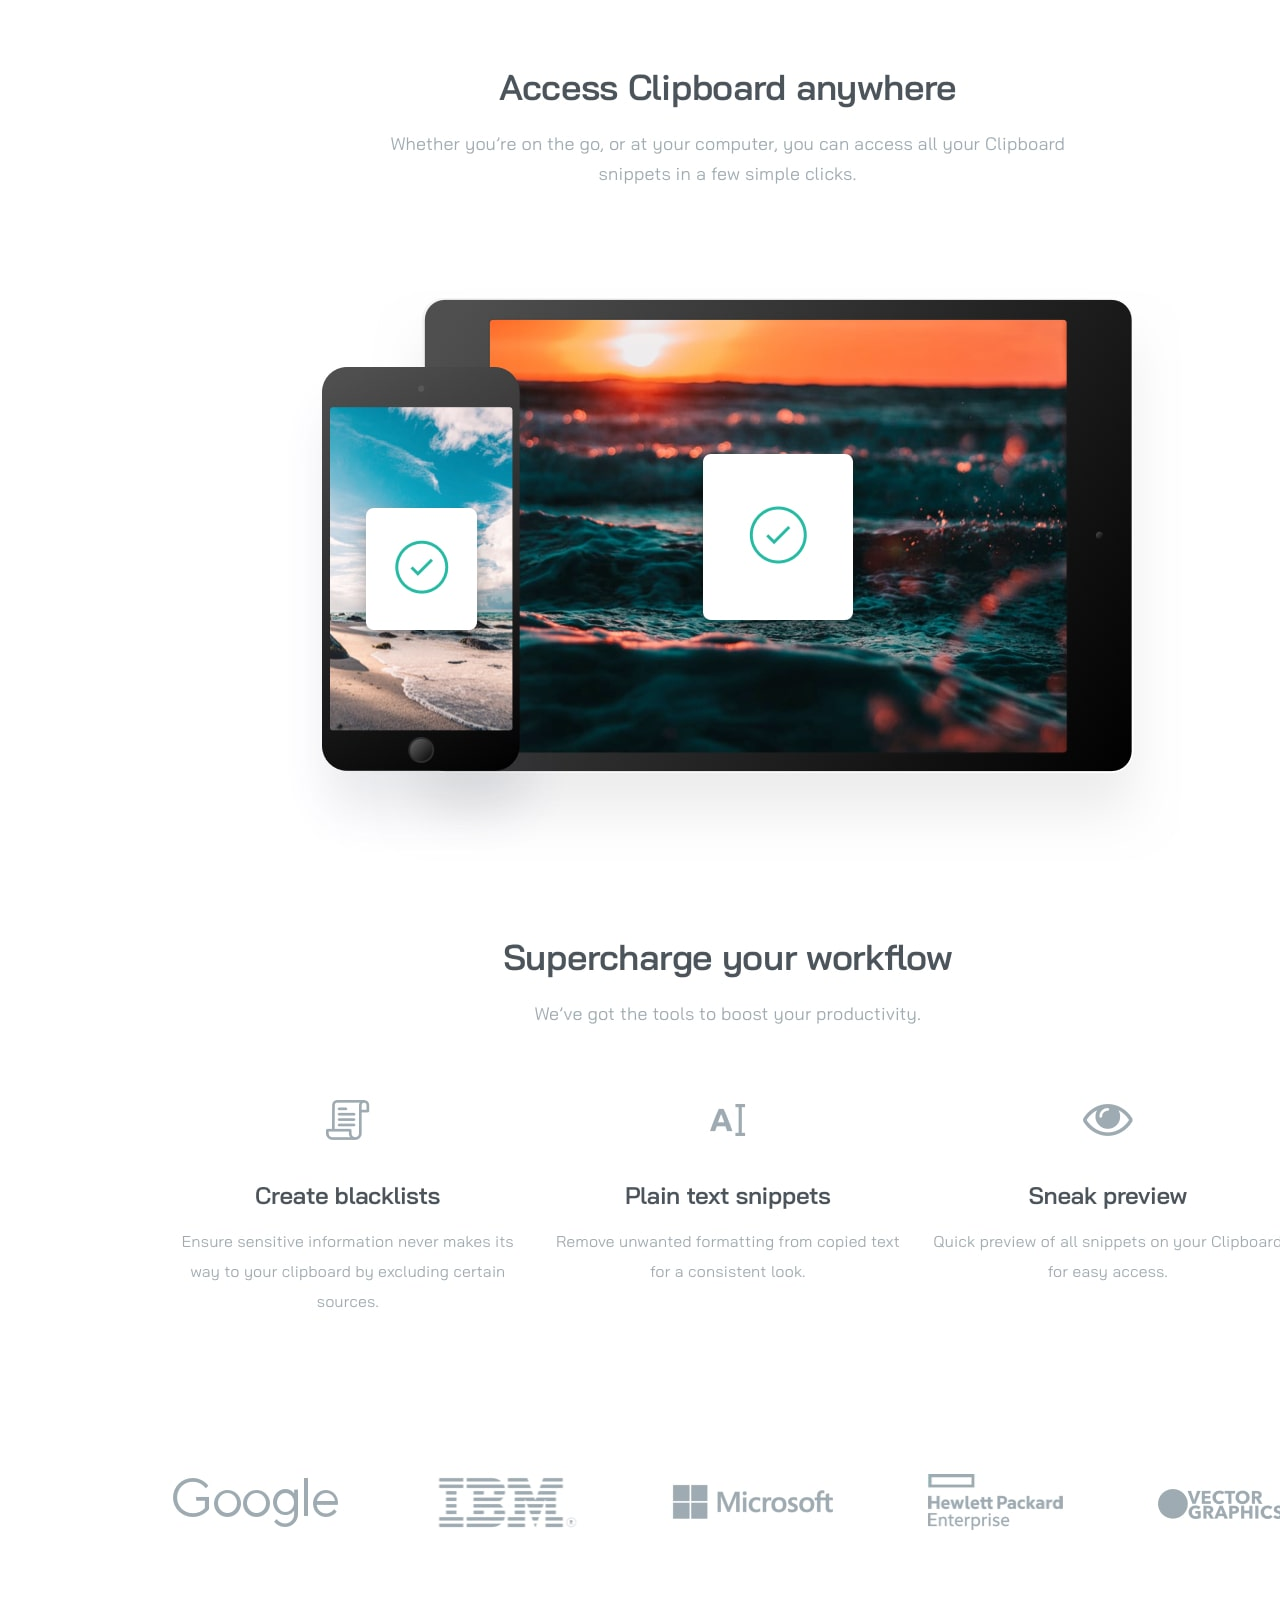
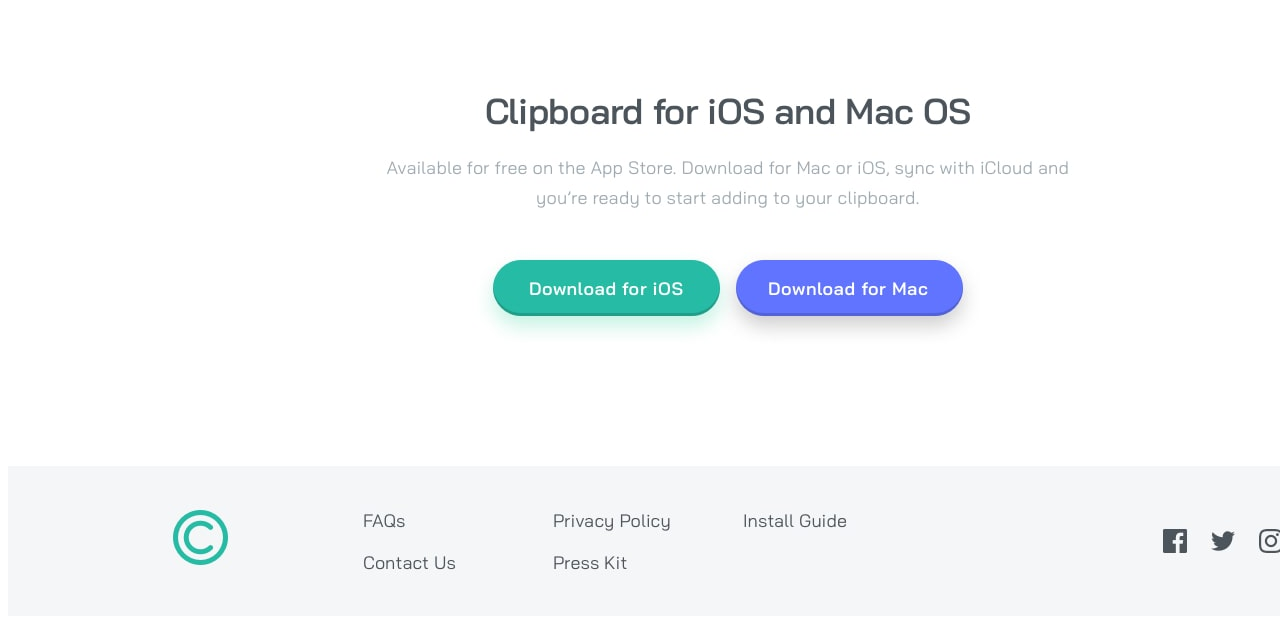
<file: clipboard-landing-page-master/index2.html>
<!DOCTYPE html>
<html lang="en">

<head>
    <meta charset="UTF-8">
    <meta name="viewport" content="width=device-width, initial-scale=1.0">
    <title>Document</title>
</head>

<body>

    <img src="./design/desktop-design.jpg" />
</body>

</html>
</file>
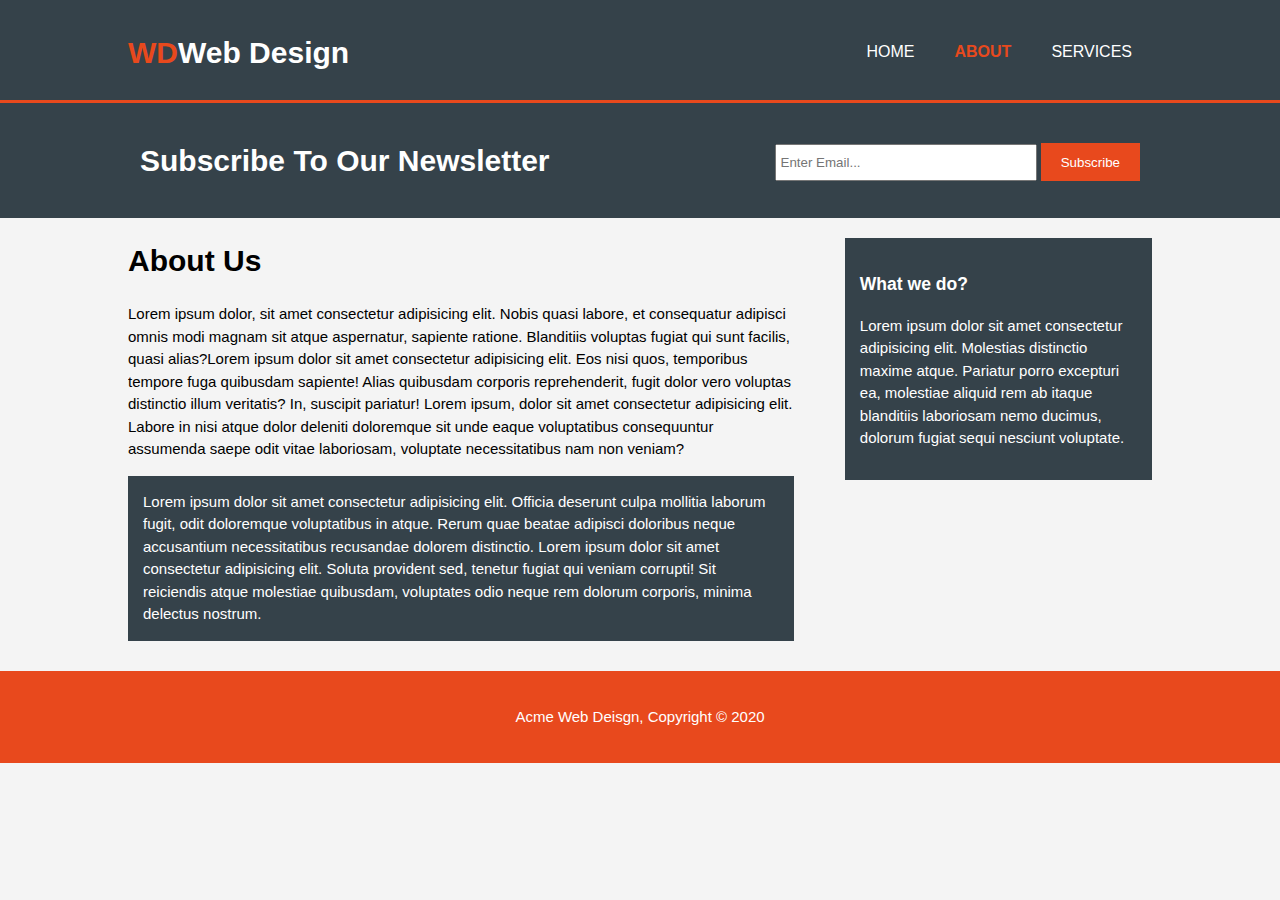
<file: Web design services/about.html>
<!DOCTYPE html>
<html lang="en">

<head>
    <meta charset="UTF-8">
    <meta name="viewport" content="width=device-width, initial-scale=1.0">
    <title>Web Design Services | About</title>
    <link rel="stylesheet" href="css/style.css">
</head>

<body class="body">
    <header>
        <div class="container">
            <div id="branding">
                <h1><span class="highlight">WD</span>Web Design</h1>
            </div>
            <nav>
                <ul>
                    <li><a href="index.html">Home</a></li>
                    <li class="current"><a href="about.html">About</a></li>
                    <li><a href="services.html">Services</a></li>
                </ul>
            </nav>
        </div>
    </header>

    <section id="newsletter">
        <div class="container">
            <h1>Subscribe To Our Newsletter</h1>
            <form>
                <input type="email" placeholder="Enter Email...">
                <button type="submit" class="button_1">Subscribe</button>
            </form>
        </div>
    </section>

    <section id="main">
        <div class="container">
            <article id="main-col">
                <h1 class="page-title">About Us</h1>
                <p>Lorem ipsum dolor, sit amet consectetur adipisicing elit. Nobis quasi labore, et consequatur adipisci omnis modi magnam sit atque aspernatur, sapiente ratione. Blanditiis voluptas fugiat qui sunt facilis, quasi alias?Lorem ipsum dolor
                    sit amet consectetur adipisicing elit. Eos nisi quos, temporibus tempore fuga quibusdam sapiente! Alias quibusdam corporis reprehenderit, fugit dolor vero voluptas distinctio illum veritatis? In, suscipit pariatur! Lorem ipsum, dolor
                    sit amet consectetur adipisicing elit. Labore in nisi atque dolor deleniti doloremque sit unde eaque voluptatibus consequuntur assumenda saepe odit vitae laboriosam, voluptate necessitatibus nam non veniam?
                </p>
                <p class="dark">Lorem ipsum dolor sit amet consectetur adipisicing elit. Officia deserunt culpa mollitia laborum fugit, odit doloremque voluptatibus in atque. Rerum quae beatae adipisci doloribus neque accusantium necessitatibus recusandae dolorem distinctio.
                    Lorem ipsum dolor sit amet consectetur adipisicing elit. Soluta provident sed, tenetur fugiat qui veniam corrupti! Sit reiciendis atque molestiae quibusdam, voluptates odio neque rem dolorum corporis, minima delectus nostrum.</p>
            </article>

            <aside id="sidebar">
                <div class="dark">
                    <h3>What we do?</h3>
                    <p>Lorem ipsum dolor sit amet consectetur adipisicing elit. Molestias distinctio maxime atque. Pariatur porro excepturi ea, molestiae aliquid rem ab itaque blanditiis laboriosam nemo ducimus, dolorum fugiat sequi nesciunt voluptate.</p>
                </div>
            </aside>
        </div>
    </section>

    <footer>
        <p>Acme Web Deisgn, Copyright &copy; 2020</p>
    </footer>
</body>

</html>
</file>
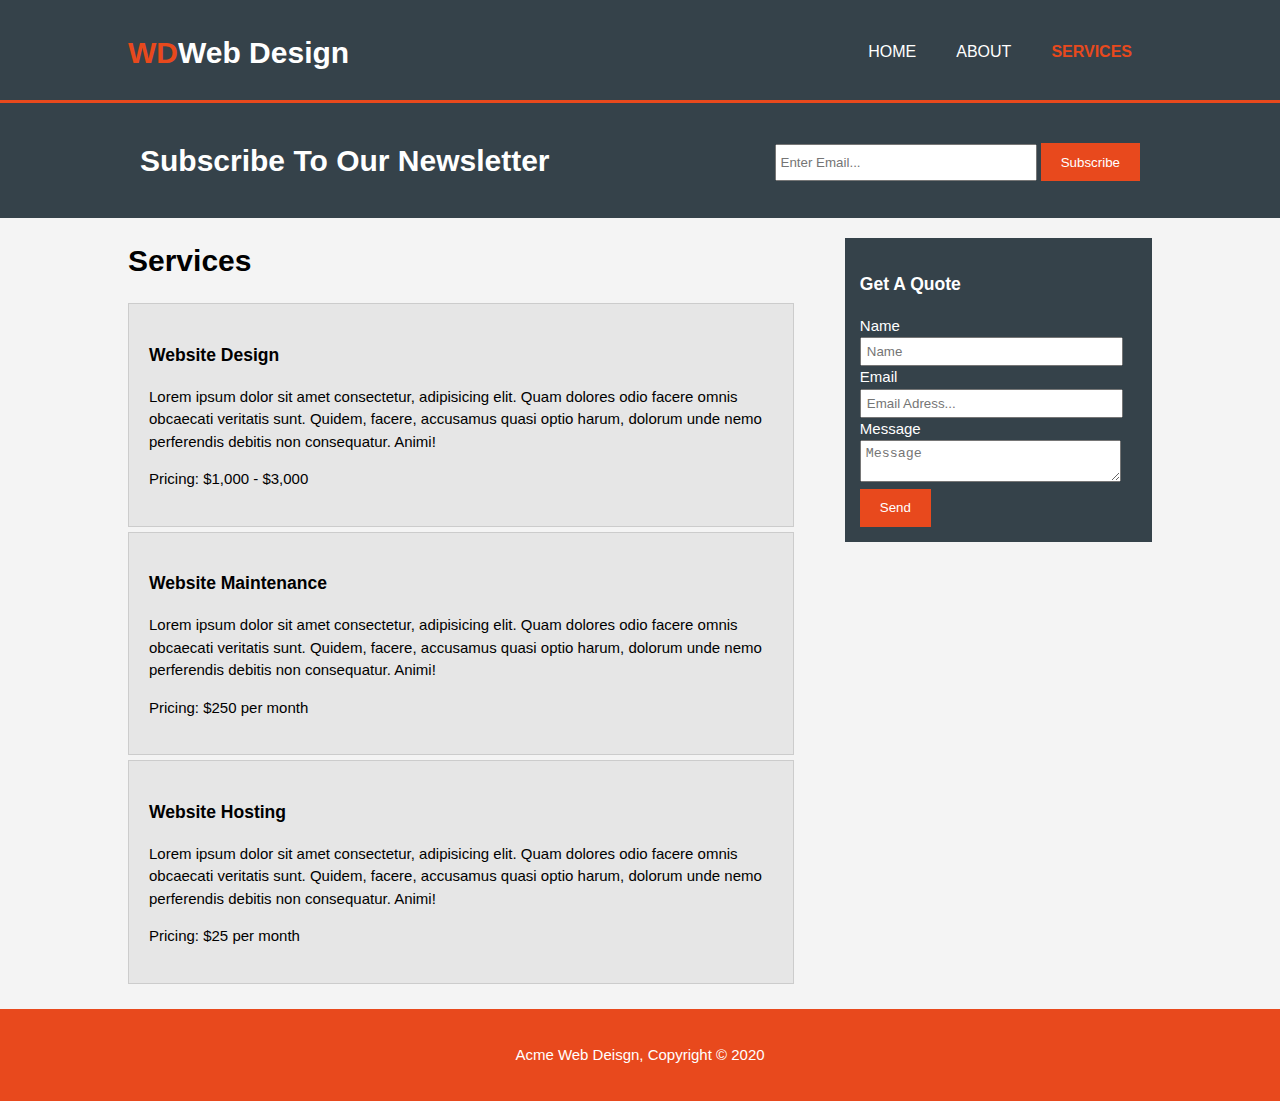
<file: Web design services/services.html>
<!DOCTYPE html>
<html lang="en">

<head>
    <meta charset="UTF-8">
    <meta name="viewport" content="width=device-width, initial-scale=1.0">
    <title>Web Design Services | Services</title>
    <link rel="stylesheet" href="css/style.css">
</head>

<body class="body">
    <header>
        <div class="container">
            <div id="branding">
                <h1><span class="highlight">WD</span>Web Design</h1>
            </div>
            <nav>
                <ul>
                    <li><a href="index.html">Home</a></li>
                    <li><a href="about.html">About</a></li>
                    <li class="current"><a href="services.html">Services</a></li>
                </ul>
            </nav>
        </div>
    </header>

    <section id="newsletter">
        <div class="container">
            <h1>Subscribe To Our Newsletter</h1>
            <form>
                <input type="email" placeholder="Enter Email...">
                <button type="submit" class="button_1">Subscribe</button>
            </form>
        </div>
    </section>

    <section id="main">
        <div class="container">
            <article id="main-col">
                <h1 class="page-title">Services</h1>
                <ul id="services">
                    <li>
                        <h3>Website Design</h3>
                        <p>Lorem ipsum dolor sit amet consectetur, adipisicing elit. Quam dolores odio facere omnis obcaecati veritatis sunt. Quidem, facere, accusamus quasi optio harum, dolorum unde nemo perferendis debitis non consequatur. Animi!</p>
                        <p>Pricing: $1,000 - $3,000</p>
                    </li>
                    <li>
                        <h3>Website Maintenance</h3>
                        <p>Lorem ipsum dolor sit amet consectetur, adipisicing elit. Quam dolores odio facere omnis obcaecati veritatis sunt. Quidem, facere, accusamus quasi optio harum, dolorum unde nemo perferendis debitis non consequatur. Animi!</p>
                        <p>Pricing: $250 per month</p>
                    </li>
                    <li>
                        <h3>Website Hosting</h3>
                        <p>Lorem ipsum dolor sit amet consectetur, adipisicing elit. Quam dolores odio facere omnis obcaecati veritatis sunt. Quidem, facere, accusamus quasi optio harum, dolorum unde nemo perferendis debitis non consequatur. Animi!</p>
                        <p>Pricing: $25 per month</p>
                    </li>
                </ul>
            </article>

            <aside id="sidebar">
                <div class="dark">
                    <h3>Get A Quote</h3>
                    <form class="quote">
                        <div>
                            <label>Name</label><br>
                            <input type="text" placeholder="Name">
                        </div>
                        <div>
                            <label>Email</label><br>
                            <input type="email" placeholder="Email Adress...">
                        </div>
                        <div>
                            <label>Message</label><br>
                            <textarea placeholder="Message"></textarea>
                        </div>
                        <button class="button_1" type="submit">Send</button>
                    </form>
                </div>
            </aside>
        </div>
    </section>

    <footer>
        <p>Acme Web Deisgn, Copyright &copy; 2020</p>
    </footer>
</body>

</html>
</file>
<file: clipboard-landing-page-master/style.css>
.body {
    box-sizing: border-box;
    font-size: 18px;
    font-family: "Bai Jamjuree", sans-serif;
    margin: 0 auto;
    padding: 0;
    text-align: center;
    width: 83%;
}


/* ---------------------Header--------------------------- */

.first-header .logo {
    margin: 80px auto 35px;
    width: 11.4%;
}

.title-text {
    background-image: url(./images/bg-header-desktop.png);
    background-repeat: no-repeat;
    background-size: cover;
}

.title-text h1 {
    color: hsl(210, 10%, 33%);
    font-size: 44px;
    font-weight: 600;
    margin: 0 auto;
    padding: 0;
}

.first-p {
    color: hsl(201, 11%, 66%);
    font-size: 20px;
    font-weight: 400;
    margin: 0 auto;
    padding-top: 15px;
    line-height: 30px;
    width: 45%;
}


/* ----------Buttons---------- */

.buttons {
    margin-top: 30px;
    margin-bottom: 90px;
}

.top-green {
    border: 0;
    border-bottom: 1.5px solid hsl(171, 70%, 31%);
    background-color: hsl(171, 66%, 44%);
    border-radius: 40px;
    margin: 0;
    margin-right: 10px;
    padding: 0 60px;
    line-height: 4;
    box-shadow: 1px 3px 10px rgba(116, 208, 194, 0.5);
}

.top-blue {
    border: 0;
    border-bottom: 1.5px solid hsl(233, 54%, 50%);
    background-color: hsl(233, 100%, 69%);
    border-radius: 40px;
    margin: 0;
    margin-left: 10px;
    padding: 0 60px;
    line-height: 4;
    box-shadow: 1px 3px 10px rgba(105, 171, 204, 0.5);
}

a {
    color: white;
    text-decoration: none;
    font-size: 16px;
}


/* -----x-----Buttons-----x----- */


/* ----------x-----------Header-----------------x---------- */


/* --------------------Second header---------------- */

.second-header h1 {
    color: hsl(210, 10%, 33%);
    font-size: 35px;
    font-weight: 600;
    margin: 0 auto;
    padding: 0;
}

.second-header p {
    color: hsl(201, 11%, 66%);
    font-size: 18px;
    font-weight: 400;
    margin: 0 auto;
    width: 45%;
    padding-top: 15px;
    line-height: 1.8;
}


/* ----------Section one---------- */

.section-1 {
    display: flex;
    align-items: center;
    justify-content: center;
    max-width: 100%;
    margin: 0;
    padding-top: 80px;
    width: 1200;
}

.monitor img {
    width: 80%;
    margin-right: 60px;
}

.text {
    text-align: left;
    margin-top: 15px;
    padding-bottom: 35px;
}

.text h1 {
    color: hsl(210, 10%, 33%);
    font-size: 24px;
    font-weight: 600;
    margin: 0 auto;
    padding: 0;
    padding-top: 30px;
}

.text p {
    color: hsl(201, 11%, 66%);
    font-size: 14px;
    font-weight: 400;
    margin: 0;
    width: 550px;
    padding-top: 5px;
    padding-bottom: 10px;
    line-height: 22px;
}


/* -----x-----Section one----x------ */


/* ----------Section two---------- */

.section2 {
    padding-top: 100px;
}

.section2 h1 {
    color: hsl(210, 10%, 33%);
    font-size: 35px;
    font-weight: 600;
    margin: 0 auto;
    padding: 0;
}

.section2 img {
    padding-bottom: 50px;
    padding-top: 80px;
    width: 700px;
}

.section2 p {
    color: hsl(201, 11%, 66%);
    font-size: 18px;
    font-weight: 400;
    margin: 0 auto;
    padding-top: 15px;
    line-height: 1.8;
}

.workflow {
    display: flex;
    padding-top: 60px;
}

.blacklists {
    width: calc(100%/3);
}

.blacklist-title {
    color: hsl(210, 10%, 33%);
    font-size: 20px;
    font-weight: 600;
}

.blacklist-about {
    color: hsl(201, 11%, 66%);
    font-size: 15px;
    font-weight: 400;
    line-height: 30px;
}

.snippets {
    width: calc(100%/3);
    margin: 0 10%;
}

.snippets-title {
    color: hsl(210, 10%, 33%);
    font-size: 20px;
    font-weight: 600;
}

.snippets-about {
    color: hsl(201, 11%, 66%);
    font-size: 15px;
    font-weight: 400;
    line-height: 30px;
}

.preview {
    width: calc(100%/3);
}

.preview-title {
    color: hsl(210, 10%, 33%);
    font-size: 20px;
    font-weight: 600;
}

.preview-about {
    color: hsl(201, 11%, 66%);
    font-size: 15px;
    font-weight: 400;
    line-height: 30px;
}

.workflow,
.workflow-logo {
    padding-bottom: 40px;
}

.blacklist-title,
.snippets-title,
.preview-title {
    box-sizing: content-box;
    padding-bottom: 20px;
}

.bottom-logo {
    display: grid;
    grid-gap: 20px;
    grid-template-columns: repeat(5, 1fr);
    padding-top: 30px;
}

.bottom-section {
    padding-top: 130px;
}

.bottom-section h1 {
    color: hsl(210, 10%, 33%);
    font-size: 40px;
    font-weight: 600;
    margin: 0 auto;
    padding: 0;
}

.bottom-section p {
    color: hsl(201, 11%, 66%);
    font-size: 20px;
    font-weight: 400;
    margin: 0 auto;
    padding-top: 15px;
    line-height: 1.7;
    width: 50%;
}

.buttons-bottom {
    padding-top: 30px;
}

footer {
    display: grid;
    grid-gap: 20px;
    grid-template-columns: repeat(3, 1fr);
    background-color: hsl(195, 22%, 96%);
    margin-top: 100px;
    min-width: 1200;
    width: 100%;
    padding-top: 40px;
    padding-bottom: 30px;
}

.menu-footer {
    display: flex;
    flex-wrap: wrap;
    flex-direction: row;
}

.menu-footer div {
    font-size: 16px;
    justify-content: center;
    width: 200px;
    margin: 10px 0px;
}

.logo-bottom {
    float: left;
    place-items: center;
    margin-left: 30px;
    padding-right: 100px;
    width: 50px;
}

ul li {
    text-decoration: none;
    display: inline-block;
    margin-right: 20px;
    text-align: right;
}
</file>
<file: four-card-feature-section-master/style.css>
.body {
    font-family: 'Poppins', sans-serif;
    box-sizing: border-box;
    background-color: hsl(0, 0%, 98%);
    font-size: 15px;
    margin: 0;
    padding: 0;
}

header {
    margin: 60px auto;
    max-width: 500px;
    text-align: center;
}

h1 {
    font-weight: 200;
    margin: 0;
    color: hsl(234, 12%, 34%);
}

h1 span {
    font-weight: 600;
    color: hsl(234, 12%, 34%);
}

header p {
    color: hsl(229, 6%, 66%);
    width: 550px;
}

.container {
    display: flex;
    flex-wrap: wrap;
    justify-content: center;
    margin: 0 auto;
    max-width: 1320px;
}

.box {
    background-color: white;
    border-radius: 8px;
    box-shadow: 0 10px 20px rgba(0, 0, 0, 0.10), 0 6px 6px rgba(0, 0, 0, 0.10);
    color: hsl(234, 12%, 34%);
    margin: 15px;
    padding: 30px;
    position: relative;
    overflow: hidden;
    padding-top: 40px;
    width: 290px;
}

.box-push {
    transform: translateY(50%);
}

.box::after {
    content: '';
    position: absolute;
    top: 0;
    left: 0;
    height: 5px;
    width: 100%;
}

.box-cyan::after {
    background-color: hsl(180, 62%, 55%);
}

.box-red::after {
    background-color: hsl(0, 78%, 62%);
}

.box-blue::after {
    background-color: hsl(212, 86%, 64%)
}

.box-orange::after {
    background-color: hsl(34, 97%, 64%)
}

.box h3 {
    margin: 0;
}

.box p {
    font-size: 0.8em;
    color: hsl(229, 6%, 66%);
    margin-bottom: 50px;
}

.box img {
    display: block;
    margin-left: auto;
}

footer {
    text-align: center;
}
</file>
<file: Landing Page CTA/style.css>
body {
    box-sizing: border-box;
    border: 2px solid blue;
    font-family: 'Poppins', sans-serif;
    margin: 0 auto;
    padding: 0;
    width: 70%;
}

.title h3 {
    margin: 0;
}

.title h1 {
    margin: 0;
    border-lenght: 1px;
}

.title hr {
    border: 1px solid gray;
    border-radius: 5px;
    width: 50px;
    float: left;
    margin: 0;
    margin-top: 11px;
    padding: 0;
}

.title p {
    width: 500px;
    font-size: 13px;
    line-height: 22px;
    padding-top: 9px;
}

.logo {
    width: 70%;
    height: 40px;
    padding-left: 300px;
    padding-top: 15px;
}

.logo h1 {
    margin: 0;
    padding: 0;
}

.header-left {
    background: hsl(180, 4%, 95%);
    border-radius: 5px;
    display: flex;
    flex-direction: row;
    flex-wrap: wrap;
    justify-content: space-around;
    margin: 30px auto;
    padding: 40px 90px;
    width: 70%;
    height: 100%;
}

.price {
    border-radius: 50%;
    border: 1px solid gray;
    width: 70px;
    height: 70px;
}
</file>
<file: LandingPage-music/css/style.css>
@import url('https://fonts.googleapis.com/css?family=PT+Sans+Narrow&display=swap');

/* CSS Variable */

:root {
    --primary-color: #b90415;
    --primary-color-hover: #d3071b;
    --secondary-color: #103063;
    --secondary-color-hover: #143f85;
    --light-color: #f4f4f4;
}

body {
    font-family: 'PT Sans', sans-serif;
    background-color: #252529;
    margin: 0;
    color: #fff;
    line-height: 1.6;
}

img {
    width: 100%;
}

a {
    text-decoration: none;
    color: #ccc;
}


/* Section */

.section {
    padding: 2rem 0;
}

.section-head {
    font-size: 2.5rem;
    margin: 0;
}

.section h3 {
    font-size: 2rem;
}

section#entertainment {
    background: url(../img/section-bg.jpg);
    background-repeat: no-repeat;
    background-position: bottom;
    background-size: cover;
    padding: 10rem 0;
}

.gift-cards {
    display: grid;
    grid-gap: 20px;
    grid-template-columns: 1fr 1fr;
    text-align: left;
}


/* Showcase */

#showcase {
    margin: 0;
    padding: 0;
    background: url(../img/showcase.jpg);
    background-repeat: no-repeat;
    background-position: center;
    background-size: cover;
    width: 100%;
    height: 100vh;
    position: relative;
    overflow-y: hidden;
}

#showcase .container {
    margin-top: 25vh;
}

#showcase h1 {
    font-size: 4rem;
    margin-bottom: 0;
}

#showcase h2 {
    font-size: 2rem;
}


/* Footer */

footer .footer-cols {
    display: grid;
    grid-gap: 20px;
    grid-template-columns: repeat(4, 1fr);
    padding: 2rem;
    text-align: left;
    font-size: 14px;
}

footer .footer-cols ul {
    list-style: none;
}

footer .footer-cols ul li:first-child {
    font-size: 1.2rem;
    padding-bottom: 0.5rem;
    border-bottom: #444 solid 1px;
    margin-bottom: 1rem;
}

footer .footer-bottom {
    background: #333;
    padding: 1rem;
}


/* Utility Classes */

.container {
    max-width: 1180;
    text-align: center;
    margin: 0 auto;
    padding: 0 3rem;
}

.lead {
    font-size: 1.3rem;
    max-width: 1180px;
    margin: auto;
}

.text-center {
    text-align: center;
}


/* Buttons */

.btn {
    padding: 1rem;
    color: white;
    display: inline-block;
}

.btn-primary {
    background: var(--primary-color);
}

.btn-primary:hover {
    background: var(--primary-color-hover);
}

.btn-secondary {
    background: var(--secondary-color);
}

.btn-secondary:hover {
    background: var(--secondary-color-hover);
}


/* Text colors */

.text-primary {
    color: var(--primary-color);
}

.text-secondary {
    color: var(--secondary-color);
}

.text-light {
    color: var(--light-color);
}

.bg-light {
    background: var(--light-color);
    color: #333;
}

.mb {
    margin-bottom: 1rem;
}

.mt {
    margin-top: 1rem;
}


/* Navigation */

nav {
    height: 50px;
    width: 100%;
    background-color: #333;
    color: #eee;
    position: fixed;
}

nav ul {
    padding: 0;
    margin: 0;
}

nav li {
    display: inline;
    float: left;
}

nav a {
    display: inline-block;
    width: 100px;
    text-align: center;
    text-decoration: none;
    padding: 10px 0;
    color: #eee;
    text-decoration: none;
}

nav li:hover {
    background-color: #444;
}

nav a#openup {
    display: none;
}


/* Music Section */

.icon {
    width: 30px;
    height: 30px;
    padding-top: 25px;
}

.icon-arrow {
    width: 15px;
    height: 15px;
    padding-top: 15px;
}

@media screen and (max-width: 360px) {
    .hide-on-small {
        display: none;
    }
    #showcase {
        height: 50vh;
    }
    #showcase .container {
        margin-top: 15vh;
    }
    #showcase h1 {
        font-size: 3rem;
    }
    #showcase h2 {
        font-size: 1.5rem;
    }
    nav {
        height: auto;
        border-bottom: 0;
    }
    nav ul {
        display: none;
        height: auto;
    }
    nav li {
        width: 100%;
        float: left;
        position: relative;
    }
    nav a {
        text-align: left;
        width: 100%;
        text-indent: 25px;
        background: #333;
        border-bottom: 1px solid #555;
    }
    nav a:hover {
        background: #444;
    }
    nav a#openup:after {
        content: "|||";
        transform: rotate(-90deg);
        -ms-transform: rotate(-90deg);
        /* IE 9 */
        -webkit-transform: rotate(-90deg);
        /* Safari and Chrome */
        width: 30px;
        height: 30px;
        display: inline-block;
        position: absolute;
        right: 5px;
        top: 20px;
    }
    nav a#openup {
        display: block;
        background-color: #333;
        width: 100%;
        position: relative;
    }
}

.cf:before,
.cf:after {
    content: "";
    display: table;
}

.cf:after {
    clear: both;
}

.cf {
    zoom: 1;
}

@media screen and (max-width: 640px) {
    .gift-cards {
        grid-template-columns: 1fr;
    }
    footer .footer-cols {
        display: none;
    }
}

@media screen and (max-height: 580px) {
    #showcase p.lead {
        display: none;
    }
}


/* For IE 6/7 (trigger hasLayout) */
</file>
<file: Netflix-landindg-page/css/style.css>
:root {
    --primary-color: #e50914;
    --dark-color: #141414;
}

* {
    box-sizing: border-box;
    margin: 0;
    padding: 0;
}

body {
    font-family: Arial, Helvetica, sans-serif;
    -webkit-font-smoothing: antialiased;
    background: #000;
    color: #999;
}

ul {
    list-style: none;
}

h1,
h2,
h3,
h4 {
    color: #fff;
}

a {
    color: #fff;
    text-decoration: none;
}

p {
    margin: 0.5rem 0;
}

img {
    width: 100%;
}

.showcase {
    width: 100%;
    height: 93vh;
    position: relative;
    background: url("../img/background.jpg") no-repeat center center/cover;
}

.showcase::after {
    content: "";
    position: absolute;
    top: 0;
    left: 0;
    width: 100%;
    height: 100%;
    z-index: 1;
    background: rgba(0, 0, 0, 0.6);
    box-shadow: inset 120px 100px 250px #000000, inset -120px -100px 250px #000000;
}

.showcase-top {
    position: relative;
    z-index: 2;
    height: 90px;
}

.showcase-top img {
    width: 170px;
    position: absolute;
    top: 50%;
    left: 50%;
    transform: translate(-50%, -50%);
}

.showcase-top a {
    position: absolute;
    top: 50%;
    right: 0;
    transform: translate(-50%, -50%);
}

.showcase-content {
    position: relative;
    z-index: 2;
    margin: auto;
    display: flex;
    flex-direction: column;
    justify-content: center;
    align-items: center;
    margin-top: 9rem;
}

.showcase-content h1 {
    font-weight: 700;
    font-size: 5.2rem;
    line-height: 1.1;
    margin: 0 0 2rem;
}

.showcase-content p {
    text-transform: uppercase;
    color: #fff;
    font-weight: 400;
    line-height: 1.25;
    margin: 0 0 2rem;
}


/* Tabs */

.tabs {
    background: var(--dark-color);
    padding-top: 1rem;
    border-bottom: 3px solid #3d3d3d;
}

.tabs .container {
    display: grid;
    grid-template-columns: repeat(3, 1fr);
    grid-gap: 1rem;
    align-items: center;
    justify-content: center;
    text-align: center;
}

.tabs p {
    font-size: 1.2rem;
    padding-top: 0.5rem;
}

.tabs .container>div {
    padding: 1.5rem 0;
}

.tabs .container>div:hover {
    color: #fff;
    cursor: pointer;
}

.tab-border {
    border-bottom: var(--primary-color) 4px solid;
}


/* Tab Content */

.tab-content {
    padding: 3rem 0;
    background: #000;
    color: #fff;
}


/* Hide content initialluy */

#tab-1-content,
#tab-2-content,
#tab-3-content {
    display: none;
}

.show {
    display: block !important;
}

#tab-1-content .tab-1-content-inner {
    display: grid;
    grid-template-columns: repeat(2, 1fr);
    grid-gap: 2rem;
    align-items: center;
    justify-content: center;
}

#tab-2-content .tab-2-content-top {
    display: grid;
    grid-template-columns: 2fr 1fr;
    grid-gap: 1rem;
    justify-content: center;
    align-items: center;
}

#tab-2-content .tab-2-content-bottom {
    margin-top: 2rem;
    display: grid;
    grid-template-columns: repeat(3, 1fr);
    grid-gap: 2rem;
    justify-content: center;
    align-items: center;
    text-align: center;
}

.container .img {
    width: 32px;
    height: 32px;
}

.table img {
    width: 15px;
    height: 15px;
}

.table {
    width: 100%;
    margin-top: 2rem;
    border-collapse: collapse;
    border-spacing: 0;
}

.table thead th {
    text-transform: uppercase;
    padding: 0.8rem;
}

.table tbody tr td {
    color: #999;
    padding: 0.8rem 1.2rem;
    text-align: center;
}

.table tbody tr td:first-child {
    text-align: left;
}

.table tbody tr:nth-child(odd) {
    background: #222;
}


/* Footer */

.footer {
    max-width: 75%;
    margin: 1rem auto;
    overflow: auto;
}

.footer,
.footer a {
    color: #999;
    font-size: 0.9rem;
}

.footer p {
    margin-bottom: 1.5rem;
}

.footer .footer-cols {
    display: grid;
    grid-template-columns: repeat(4, 1fr);
    grid-gap: 2rem;
}

.footer li {
    line-height: 1.9;
}


/* Container */

.container {
    max-width: 70%;
    margin: auto;
    overflow: hidden;
    padding: 0 2rem;
}


/* Text Styles */

.text-xl {
    font-size: 2rem;
    margin-bottom: 1rem;
}

.text-lg {
    font-size: 1.8rem;
    margin-bottom: 1rem;
}

.text-md {
    font-size: 1.5rem;
    margin-bottom: 1rem;
}

.text-center {
    text-align: center;
}

.text-dark {
    color: #999;
}


/* Buttons */

.btn {
    display: inline-block;
    background: var(--primary-color);
    color: #fff;
    padding: 0.4rem 1.3rem;
    font-size: 1rem;
    text-align: center;
    border: none;
    cursor: pointer;
    margin-right: 0.5rem;
    outline: none;
    box-shadow: 0 1px 0 rgba(0, 0, 0, 0.45);
    border-radius: 2px;
}

.btn:hover {
    opacity: 0.9;
}

.btn-rounded {
    border-radius: 5px;
}

.btn-xl {
    font-size: 2rem;
    padding: 1.5rem 2.1rem;
    text-transform: uppercase;
}

.btn-lg {
    font-size: 1rem;
    padding: 0.8rem 1.3rem;
    text-transform: uppercase;
}

@media(max-width: 960px) {
    .showcase {
        height: 70vh;
    }
    .hide-sm {
        display: none;
    }
    .showcase-top img {
        top: 30%;
        left: 5%;
        transform: translate(0);
    }
    .showcase-content h1 {
        font-size: 3.7rem;
        line-height: 1;
    }
    .showcase-content p {
        font-size: 1.5rem;
    }
    .footer .footer-cols {
        grid-template-columns: repeat(2, 1fr);
    }
    .btn-xl {
        font-size: 1.5rem;
        padding: 1.4rem 2rem;
    }
    .text-xl {
        font-size: 1.5rem;
    }
    .text-lg {
        font-size: 1.3rem;
    }
    .text-md {
        font-size: 1rem;
    }
}

@media(max-width: 700px) {
    .showcase::after {
        background: rgba(0, 0, 0, 0.6);
        box-shadow: inset 80px 80px 250px #000000, inset -80px -80px 250px #000000;
    }
    #tab-1-content .tab-1-content-inner {
        grid-template-columns: 1fr;
        text-align: center;
    }
    #tab-2-content .tab-2-content-bottom {
        grid-template-columns: 1fr;
    }
}
</file>
<file: sign-up-form/style.css>
.body {
    margin: 0;
    padding: 0;
    font-family: 'Poppins', sans-serif;
    background-image: url("https://external-content.duckduckgo.com/iu/?u=https%3A%2F%2Fphotoflurries.files.wordpress.com%2F2011%2F10%2Fimg_4681.jpg&f=1&nofb=1");
    background-repeat: no-repeat;
    background-size: cover;
}

.left-side {
    background-color: rgba(255, 255, 255, 0.5);
    width: 800px;
    height: 500px;
    position: absolute;
    top: 50%;
    left: 50%;
    transform: translate(-50%, -50%);
}

.left-side::before {
    content: "";
    width: 350px;
    height: 500px;
    background-color: rgba(0, 0, 0, 0.5);
    position: absolute;
}

.header-area h2 {
    position: absolute;
    top: 20%;
    left: 20%;
    transform: translate(-50%, -50%);
    width: 25%;
    border: 12px inset #fff;
    text-align: center;
    color: #fff;
    font-size: 35px;
}

.header-area p {
    position: absolute;
    top: 50%;
    left: 20%;
    transform: translate(-50%, -50%);
    color: #fff;
}

.social-area {
    position: absolute;
    top: 70%;
    left: 20%;
    transform: translate(-50%, -50%);
}

.social-area img {
    width: 30px;
    height: 30px;
    padding: 5px;
    margin: 0 2px;
    box-shadow: 1px 1px 5px rgba(0, 0, 0, 0.5);
    color: #fff;
    font-size: 30px;
}

.social-area img:nth-child(1) {
    background: #ea4c89;
}

.social-area img:nth-child(2) {
    background: #0077b5;
}

.social-area img:nth-child(3) {
    background: #bd081c;
}

.social-area img:nth-child(4) {
    background: #55acee;
}

.form-area {
    position: absolute;
    top: 50%;
    left: 70%;
    transform: translate(-50%, -50%);
    width: 350px;
    overflow: hidden;
}

.form-area img {
    width: 15px;
    position: absolute;
    margin-top: 20px;
    margin-right: 10px;
}

.form-area input {
    outline: none;
    padding: 0 0 0 35;
    border: 1px solid rgba(0, 0, 0, 0);
    border-bottom-color: #262626;
    background: transparent;
    width: 100%;
    height: 50px;
    margin-bottom: 10px;
    padding-left: 40px;
}

.form-area input[type=checkbox] {
    margin: 20px 0 0 2px;
    padding: 0;
    border: 2px solid #262626;
    width: 15px;
    height: 15px;
    -webkit-appearance: none;
    background-color: #fff;
    outline: none;
}

input:checked[type=checkbox] {
    background-color: #262626;
    border: none;
}

.terms {
    float: right;
    margin-right: 75px;
    font-size: 15px;
    font-weight: 600;
}

.form-area input[type=submit] {
    width: 100%;
    border: none;
    background-color: #262626;
    color: #fff;
    cursor: pointer;
    padding: 0;
}
</file>
<file: Web design services/css/style.css>
.body {
    background-color: #f4f4f4;
    font-family: Arial, Helvetica, sans-serif;
    font-size: 15px;
    line-height: 1.5;
    margin: 0;
    padding: 0;
}


/* Global */

.container {
    width: 80%;
    margin: auto;
    overflow: hidden;
}

ul {
    margin: 0;
    padding: 0;
}

.button_1 {
    height: 38px;
    background: #e8491d;
    border: none;
    padding: 0 20px;
    color: #ffffff;
}

.dark {
    padding: 15px;
    background: #35424a;
    color: #ffffff;
    margin-top: 10px;
    margin-bottom: 10px;
}


/* Header */

header {
    background: #35424a;
    color: #ffffff;
    padding-top: 30px;
    min-height: 70px;
    border-bottom: #e8491d solid;
}

header a {
    color: #ffffff;
    text-decoration: none;
    text-transform: uppercase;
    font-size: 16px;
}

header li {
    float: left;
    display: inline;
    padding: 0 20px;
}

header #branding {
    float: left;
}

header #branding h1 {
    margin: 0;
}

header nav {
    float: right;
    margin-top: 10px;
}

header .highlight,
header .current a {
    color: #e8491d;
    font-weight: bold;
}

header a:hover {
    color: #cccccc;
    font-weight: bold;
}


/* Showcase */

#showcase {
    min-height: 400px;
    background-image: url(../img/showcase.jpg);
    background-repeat: no-repeat;
    background-position: 0 -400px;
    text-align: center;
    color: #ffffff;
}

#showcase h1 {
    margin-top: 100px;
    font-size: 55px;
    margin-bottom: 10px;
}

#showcase p {
    font-size: 20px;
}


/* Newsletter */

#newsletter {
    padding: 15px;
    color: #ffffff;
    background: #35424a;
}

#newsletter h1 {
    float: left;
}

#newsletter form {
    float: right;
    margin-top: 25px;
}

#newsletter input[type="email"] {
    padding: 4px;
    height: 25px;
    width: 250px;
}


/* Boxes */

#boxes {
    margin-top: 20px;
}

#boxes .box {
    float: left;
    text-align: center;
    width: 30%;
    padding: 10px;
}

#boxes .box img {
    width: 90px;
}


/* Sidebar */

aside#sidebar {
    float: right;
    width: 30%;
    margin-top: 10px;
}

aside#sidebar .quote input,
aside#sidebar .quote textarea {
    width: 90%;
    padding: 5px;
}


/* Main-col */

article#main-col {
    float: left;
    width: 65%;
}


/* Services */

ul#services li {
    list-style: none;
    padding: 20px;
    border: #cccccc solid 1px;
    margin-bottom: 5px;
    background: #e6e6e6;
}

footer {
    padding: 20px;
    margin-top: 20px;
    color: #ffffff;
    background-color: #e8491d;
    text-align: center;
}


/* Media Queries */

@media(max-width: 768px) {
    header #branding,
    header nav,
    header nav li,
    #newsletter h1,
    #newsletter form,
    #boxes .box,
    article#main-col,
    aside#sidebar {
        float: none;
        text-align: center;
        width: 100%;
    }
    header {
        padding-bottom: 20px;
    }
    #showcase h1 {
        margin-top: 40px;
    }
    #newsletter button,
    .quote button {
        display: block;
        width: 100%;
    }
    #newsletter form input[type="email"],
    .quote input,
    .quote textarea {
        width: 100%;
        margin-bottom: 5px;
    }
}
</file>
